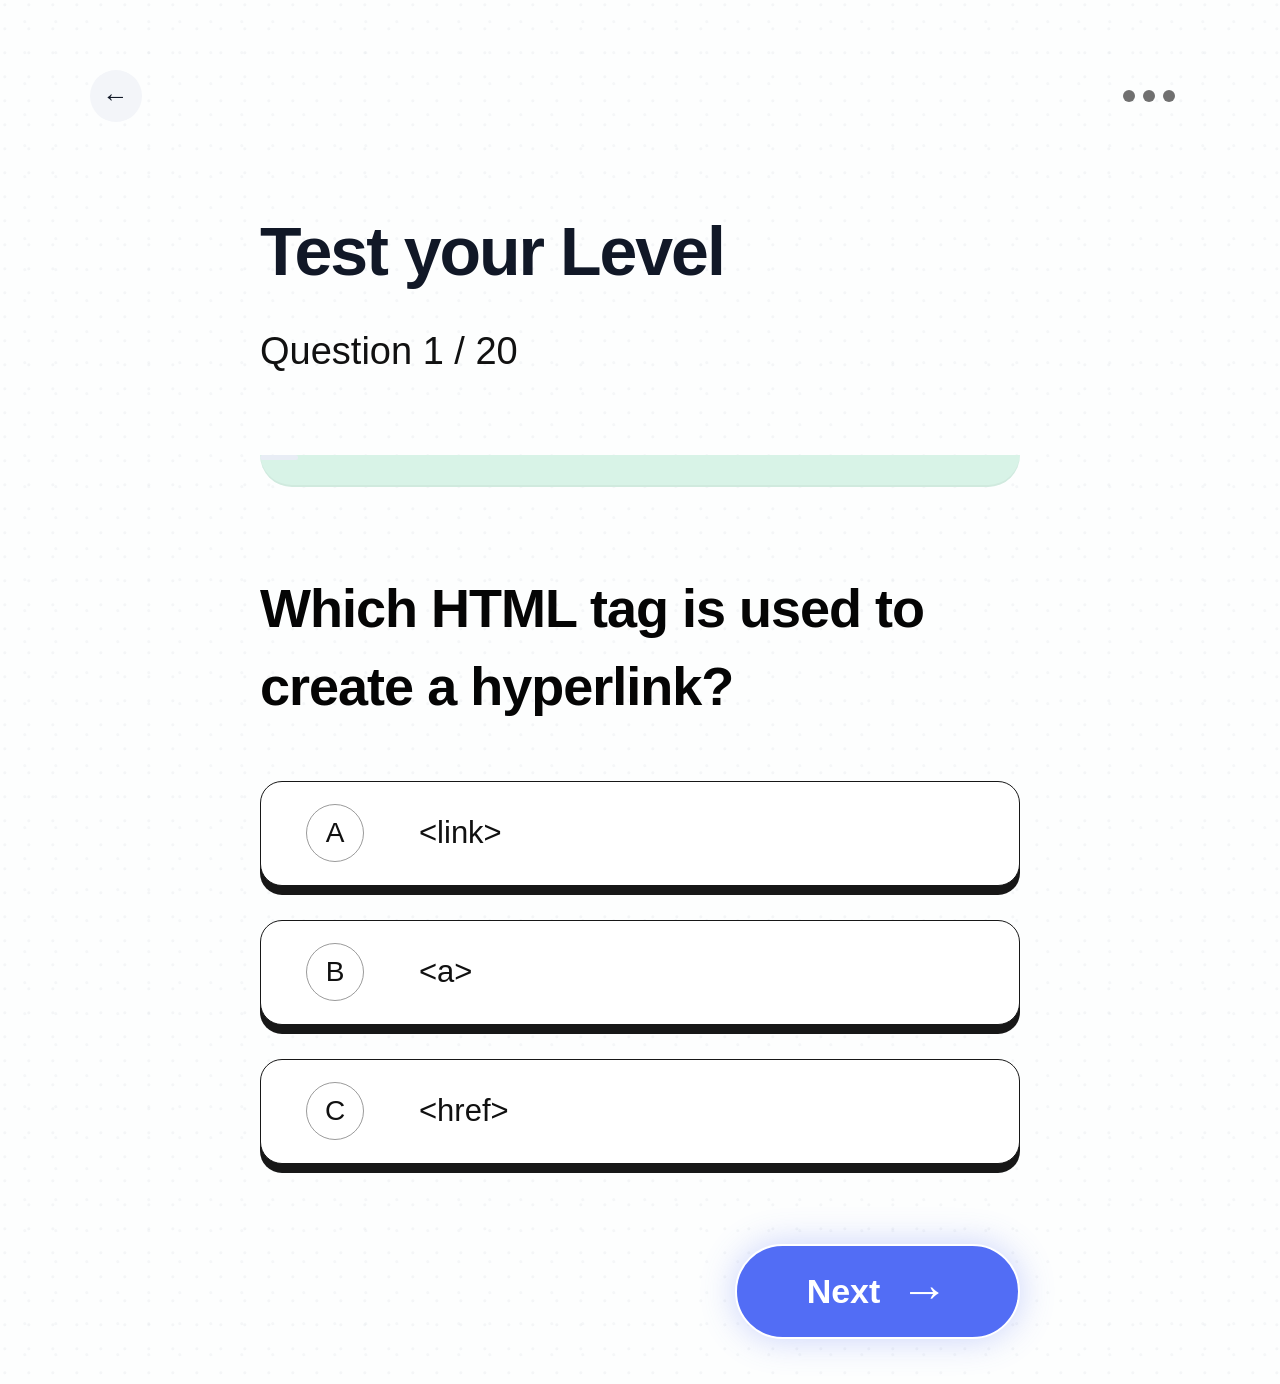
<file: level-test.html>
<!DOCTYPE html>
<html lang="en">

<head>
    <meta charset="UTF-8">
    <meta name="viewport" content="width=device-width, initial-scale=1.0">

    <title>NEXO - Level Test</title>

    <link rel="stylesheet" href="style.css">
</head>

<body>

    <main class="test-page">

        <!-- Top navigation -->
        <div class="test-topbar">

            <button class="back-button" onclick="goBack()">
                <span>←</span>
            </button>

            <div class="test-menu">
                <span></span>
                <span></span>
                <span></span>
            </div>

        </div>


        <!-- Main test -->
        <div class="test-container">

            <h1>Test your Level</h1>

            <p class="question-number" id="question-number">
                Question 1 / 20
            </p>


            <!-- Progress bar -->
            <div class="progress-container">

                <div
                    class="progress-bar"
                    id="progress-bar">
                </div>

            </div>


            <!-- Question -->
            <h2 id="question-text">
                Which HTML tag is used to create a hyperlink?
            </h2>


            <!-- Answers -->
            <div class="answers" id="answers-container">

                <!-- JavaScript will insert answers here -->

            </div>


            <!-- Next button -->
            <button
                class="next-btn"
                id="next-btn"
                onclick="nextQuestion()">

                <span>Next</span>
                <span class="next-arrow">→</span>

            </button>

        </div>


        
    </main>


    <script src="script.js"></script>

</body>

</html>
</file>
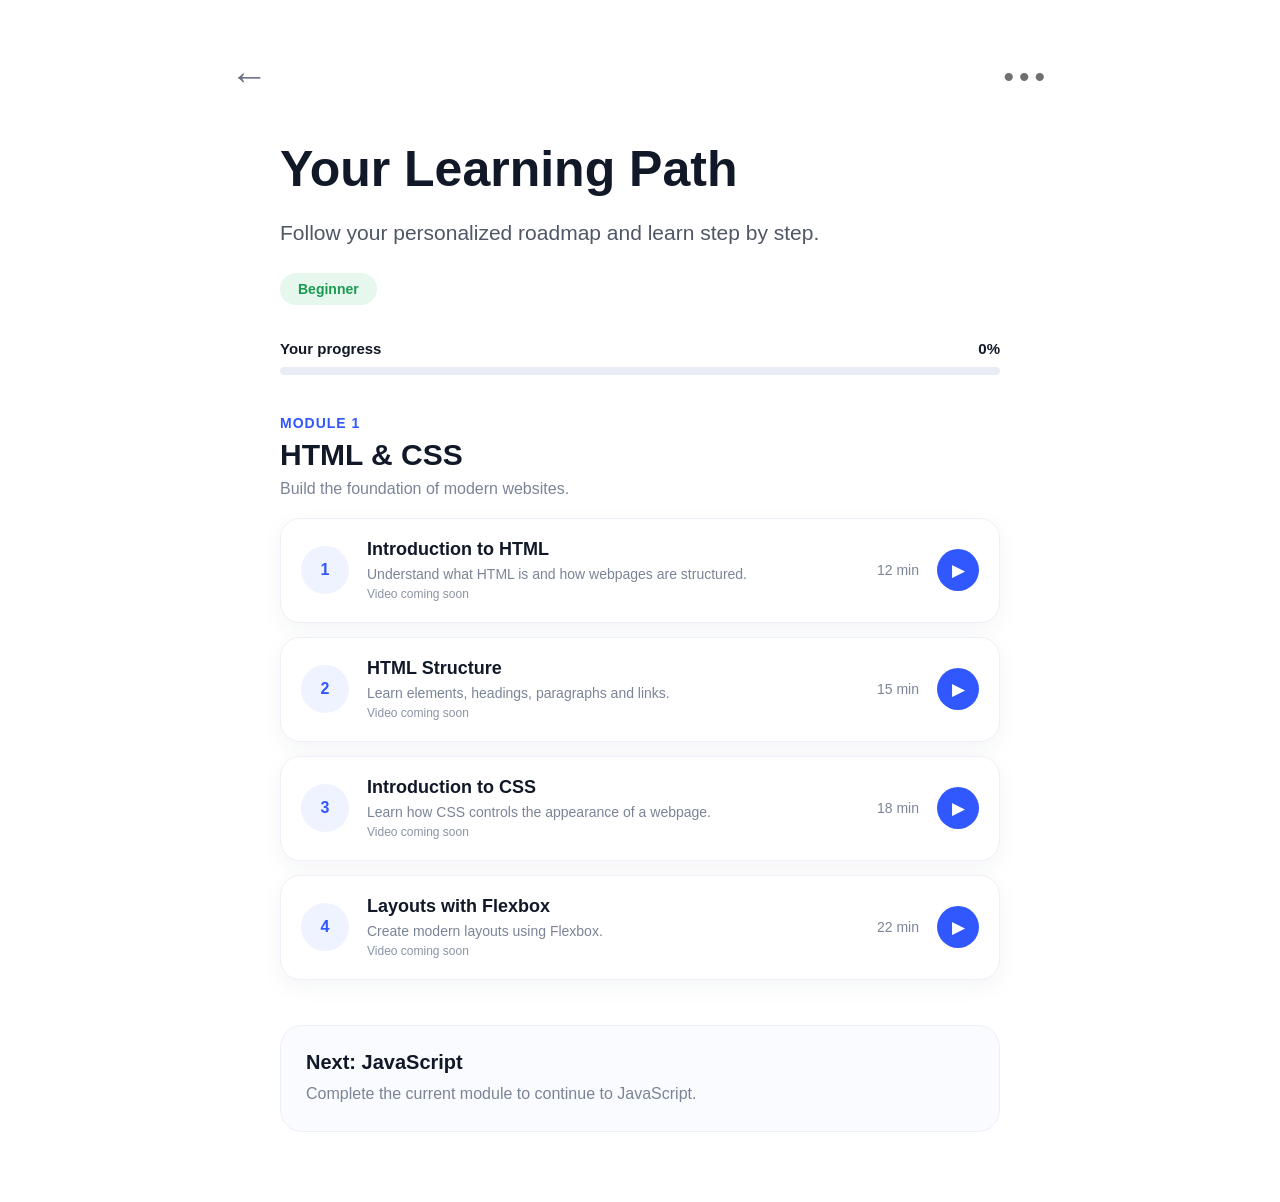
<file: playlist.html>
<!DOCTYPE html>
<html lang="en">

<head>

    <meta charset="UTF-8">

    <meta name="viewport"
          content="width=device-width, initial-scale=1.0">

    <title>NEXO - Your Learning Path</title>


    <style>

        * {
            margin: 0;
            padding: 0;
            box-sizing: border-box;
        }


        body {

            font-family: Arial, sans-serif;

            background: #ffffff;

            color: #111827;

        }


        /* =========================
           PAGE
           ========================= */

        .playlist-page {

            min-height: 100vh;

            max-width: 900px;

            margin: auto;

            padding: 55px 40px 70px;

        }


        /* =========================
           TOP
           ========================= */

        .playlist-top {

            display: flex;

            justify-content: space-between;

            align-items: center;

            margin-bottom: 45px;

        }


        .back-button {

            border: none;

            background: transparent;

            font-size: 38px;

            color: #687083;

            cursor: pointer;

        }


        .dots {

            font-size: 30px;

            letter-spacing: 5px;

            color: #707070;

        }


        /* =========================
           HEADER
           ========================= */

        .playlist-header {

            max-width: 720px;

            margin: auto;

        }


        .playlist-header h1 {

            font-size: 50px;

            line-height: 1.05;

            font-weight: 800;

            margin-bottom: 22px;

        }


        .playlist-header p {

            font-size: 21px;

            line-height: 1.45;

            color: #4f5665;

            margin-bottom: 25px;

        }


        .level-badge {

            display: inline-block;

            padding: 8px 18px;

            border-radius: 30px;

            background: #e6f7ed;

            color: #1a9b50;

            font-size: 14px;

            font-weight: 700;

        }


        /* =========================
           PROGRESS
           ========================= */

        .progress-box {

            max-width: 720px;

            margin: 35px auto;

        }


        .progress-top {

            display: flex;

            justify-content: space-between;

            margin-bottom: 10px;

            font-size: 15px;

            font-weight: 600;

        }


        .progress-bar {

            width: 100%;

            height: 8px;

            background: #e9edf5;

            border-radius: 20px;

            overflow: hidden;

        }


        .progress-fill {

            height: 100%;

            width: 0%;

            background: #3157ff;

            border-radius: 20px;

        }


        /* =========================
           CURRENT MODULE
           ========================= */

        .module {

            max-width: 720px;

            margin: 40px auto;

        }


        .module-header {

            margin-bottom: 20px;

        }


        .module-label {

            color: #3157ff;

            font-size: 14px;

            font-weight: 700;

            text-transform: uppercase;

            letter-spacing: 1px;

        }


        .module-title {

            font-size: 30px;

            margin-top: 7px;

        }


        .module-description {

            margin-top: 8px;

            color: #7b8497;

            font-size: 16px;

        }


        /* =========================
           LESSON
           ========================= */

        .lesson {

            display: flex;

            align-items: center;

            gap: 18px;

            padding: 20px;

            margin-bottom: 14px;

            border: 1px solid #edf0f6;

            border-radius: 20px;

            background: white;

            box-shadow:
                0 7px 22px rgba(30, 50, 100, 0.05);

            cursor: pointer;

            transition: 0.2s;

        }


        .lesson:hover {

            transform: translateY(-2px);

            box-shadow:
                0 10px 28px rgba(30, 50, 100, 0.09);

        }


        .lesson-number {

            width: 48px;

            height: 48px;

            border-radius: 50%;

            background: #eef3ff;

            color: #3157ff;

            display: flex;

            align-items: center;

            justify-content: center;

            font-weight: 700;

            flex-shrink: 0;

        }


        .lesson-info {

            flex: 1;

        }


        .lesson-info h3 {

            font-size: 18px;

            margin-bottom: 6px;

        }


        .lesson-info p {

            color: #7b8497;

            font-size: 14px;

        }


        .lesson-duration {

            color: #7b8497;

            font-size: 14px;

            white-space: nowrap;

        }


        .play {

            width: 42px;

            height: 42px;

            border-radius: 50%;

            background: #3157ff;

            color: white;

            display: flex;

            align-items: center;

            justify-content: center;

            font-size: 17px;

            flex-shrink: 0;

        }


        /* =========================
           VIDEO STATUS
           ========================= */

        .coming-soon {

            display: inline-block;

            margin-top: 5px;

            color: #8a93a5;

            font-size: 12px;

        }


        /* =========================
           OTHER MODULES
           ========================= */

        .next-module {

            max-width: 720px;

            margin: 45px auto 0;

            padding: 25px;

            border: 1px solid #edf0f6;

            border-radius: 22px;

            background: #fafbff;

        }


        .next-module h2 {

            font-size: 20px;

            margin-bottom: 8px;

        }


        .next-module p {

            color: #7b8497;

            line-height: 1.5;

        }


        /* =========================
           MOBILE
           ========================= */

        @media (max-width: 600px) {

            .playlist-page {

                padding: 35px 18px 50px;

            }


            .playlist-header h1 {

                font-size: 39px;

            }


            .playlist-header p {

                font-size: 18px;

            }


            .module-title {

                font-size: 25px;

            }


            .lesson {

                padding: 15px;

                gap: 12px;

            }


            .lesson-number {

                width: 40px;

                height: 40px;

            }


            .lesson-info h3 {

                font-size: 16px;

            }


            .lesson-duration {

                display: none;

            }

        }

    </style>

</head>


<body>


<div class="playlist-page">


    <!-- =========================
         TOP
         ========================= -->

    <div class="playlist-top">

        <button
            class="back-button"
            onclick="goBack()">

            ←

        </button>


        <div class="dots">

            •••

        </div>

    </div>


    <!-- =========================
         HEADER
         ========================= -->

    <div class="playlist-header">

        <h1>
            Your Learning Path
        </h1>


        <p>
            Follow your personalized roadmap
            and learn step by step.
        </p>


        <div
            id="level-badge"
            class="level-badge">

            Beginner

        </div>

    </div>


    <!-- =========================
         PROGRESS
         ========================= -->

    <div class="progress-box">

        <div class="progress-top">

            <span>
                Your progress
            </span>

            <span id="progress-text">
                0%
            </span>

        </div>


        <div class="progress-bar">

            <div
                id="progress-fill"
                class="progress-fill">
            </div>

        </div>

    </div>


    <!-- =========================
         CURRENT MODULE
         ========================= -->

    <div
        id="module-container"
        class="module">

    </div>


    <!-- =========================
         NEXT MODULE
         ========================= -->

    <div
        id="next-module"
        class="next-module">

    </div>


</div>


<script>


    // =====================================================
    // GET USER INFORMATION
    // =====================================================

    const percentage = Number(
        localStorage.getItem(
            "nexoLevelTestPercentage"
        )
    );


    const level =
        localStorage.getItem(
            "nexoUserLevel"
        ) || "Beginner";


    const startIndex = Number(
        localStorage.getItem(
            "nexoRoadmapStart"
        )
    ) || 0;


    // =====================================================
    // ELEMENTS
    // =====================================================

    const levelBadge =
        document.getElementById(
            "level-badge"
        );


    const moduleContainer =
        document.getElementById(
            "module-container"
        );


    const nextModule =
        document.getElementById(
            "next-module"
        );


    const progressText =
        document.getElementById(
            "progress-text"
        );


    const progressFill =
        document.getElementById(
            "progress-fill"
        );


    // =====================================================
    // LEVEL
    // =====================================================

    levelBadge.textContent = level;


    // =====================================================
    // PERSONALIZED MODULES
    // =====================================================

    const modules = [

        {
            title: "HTML & CSS",
            description:
                "Build the foundation of modern websites.",

            lessons: [

                {
                    title: "Introduction to HTML",
                    description:
                        "Understand what HTML is and how webpages are structured.",
                    duration: "12 min"
                },

                {
                    title: "HTML Structure",
                    description:
                        "Learn elements, headings, paragraphs and links.",
                    duration: "15 min"
                },

                {
                    title: "Introduction to CSS",
                    description:
                        "Learn how CSS controls the appearance of a webpage.",
                    duration: "18 min"
                },

                {
                    title: "Layouts with Flexbox",
                    description:
                        "Create modern layouts using Flexbox.",
                    duration: "22 min"
                }

            ]
        },


        {
            title: "JavaScript",
            description:
                "Make your websites interactive and dynamic.",

            lessons: [

                {
                    title: "JavaScript Introduction",
                    description:
                        "Understand JavaScript and how it works in the browser.",
                    duration: "15 min"
                },

                {
                    title: "Variables & Data",
                    description:
                        "Learn variables, strings, numbers and booleans.",
                    duration: "20 min"
                },

                {
                    title: "Conditions & Loops",
                    description:
                        "Learn how to control the flow of your programs.",
                    duration: "24 min"
                },

                {
                    title: "Functions",
                    description:
                        "Create reusable blocks of code.",
                    duration: "20 min"
                }

            ]
        },


        {
            title: "React",
            description:
                "Build modern user interfaces with React.",

            lessons: [

                {
                    title: "Introduction to React",
                    description:
                        "Understand React and component-based development.",
                    duration: "18 min"
                },

                {
                    title: "Components",
                    description:
                        "Build reusable React components.",
                    duration: "22 min"
                },

                {
                    title: "Props & State",
                    description:
                        "Learn how components communicate and manage data.",
                    duration: "25 min"
                },

                {
                    title: "React Hooks",
                    description:
                        "Understand the most important React hooks.",
                    duration: "28 min"
                }

            ]
        },


        {
            title: "Backend (Node.js)",
            description:
                "Learn how the server side of applications works.",

            lessons: [

                {
                    title: "Introduction to Node.js",
                    description:
                        "Understand backend development with Node.js.",
                    duration: "18 min"
                },

                {
                    title: "Building APIs",
                    description:
                        "Create your first backend API.",
                    duration: "25 min"
                },

                {
                    title: "Authentication",
                    description:
                        "Understand login and authentication systems.",
                    duration: "30 min"
                }

            ]
        },


        {
            title: "Projects",
            description:
                "Put everything together and build real projects.",

            lessons: [

                {
                    title: "Choose Your Project",
                    description:
                        "Define your idea and project goals.",
                    duration: "10 min"
                },

                {
                    title: "Build Your Project",
                    description:
                        "Turn your knowledge into a complete project.",
                    duration: "—"
                },

                {
                    title: "Showcase Your Work",
                    description:
                        "Prepare your project for your portfolio.",
                    duration: "—"
                }

            ]
        }

    ];


    // =====================================================
    // GET CURRENT MODULE
    // =====================================================

    let currentModuleIndex = startIndex;


    if (
        currentModuleIndex < 0 ||
        currentModuleIndex >= modules.length
    ) {

        currentModuleIndex = 0;

    }


    const currentModule =
        modules[currentModuleIndex];


    // =====================================================
    // DISPLAY MODULE
    // =====================================================

    moduleContainer.innerHTML = `

        <div class="module-header">

            <div class="module-label">
                Module ${currentModuleIndex + 1}
            </div>

            <h2 class="module-title">
                ${currentModule.title}
            </h2>

            <p class="module-description">
                ${currentModule.description}
            </p>

        </div>

    `;


    // =====================================================
    // DISPLAY LESSONS
    // =====================================================

    currentModule.lessons.forEach(
        function(lesson, index) {


            const lessonElement =
                document.createElement("div");


            lessonElement.className =
                "lesson";


            lessonElement.innerHTML = `

                <div class="lesson-number">

                    ${index + 1}

                </div>


                <div class="lesson-info">

                    <h3>
                        ${lesson.title}
                    </h3>

                    <p>
                        ${lesson.description}
                    </p>

                    <span class="coming-soon">
                        Video coming soon
                    </span>

                </div>


                <div class="lesson-duration">

                    ${lesson.duration}

                </div>


                <div class="play">

                    ▶

                </div>

            `;


            lessonElement.onclick =
                function() {

                    openLesson(
                        currentModuleIndex,
                        index
                    );

                };


            moduleContainer.appendChild(
                lessonElement
            );

        }
    );


    // =====================================================
    // NEXT MODULE
    // =====================================================

    if (
        currentModuleIndex <
        modules.length - 1
    ) {

        const next =
            modules[
                currentModuleIndex + 1
            ];


        nextModule.innerHTML = `

            <h2>
                Next: ${next.title}
            </h2>

            <p>
                Complete the current module
                to continue to ${next.title}.
            </p>

        `;

    }

    else {

        nextModule.innerHTML = `

            <h2>
                🎉 You've reached the end
            </h2>

            <p>
                Complete these projects and
                showcase what you've learned.
            </p>

        `;

    }


    // =====================================================
    // PROGRESS
    // =====================================================

    const progress =
        Math.round(
            (currentModuleIndex /
            (modules.length - 1)) * 100
        );


    progressText.textContent =
        progress + "%";


    progressFill.style.width =
        progress + "%";


    // =====================================================
    // OPEN LESSON
    // =====================================================

    function openLesson(
        moduleIndex,
        lessonIndex
    ) {

        localStorage.setItem(
            "nexoCurrentModule",
            moduleIndex
        );


        localStorage.setItem(
            "nexoCurrentLesson",
            lessonIndex
        );


        window.location.href =
            "video.html";

    }


    // =====================================================
    // BACK
    // =====================================================

    function goBack() {

        window.history.back();

    }


</script>


</body>

</html>
</file>
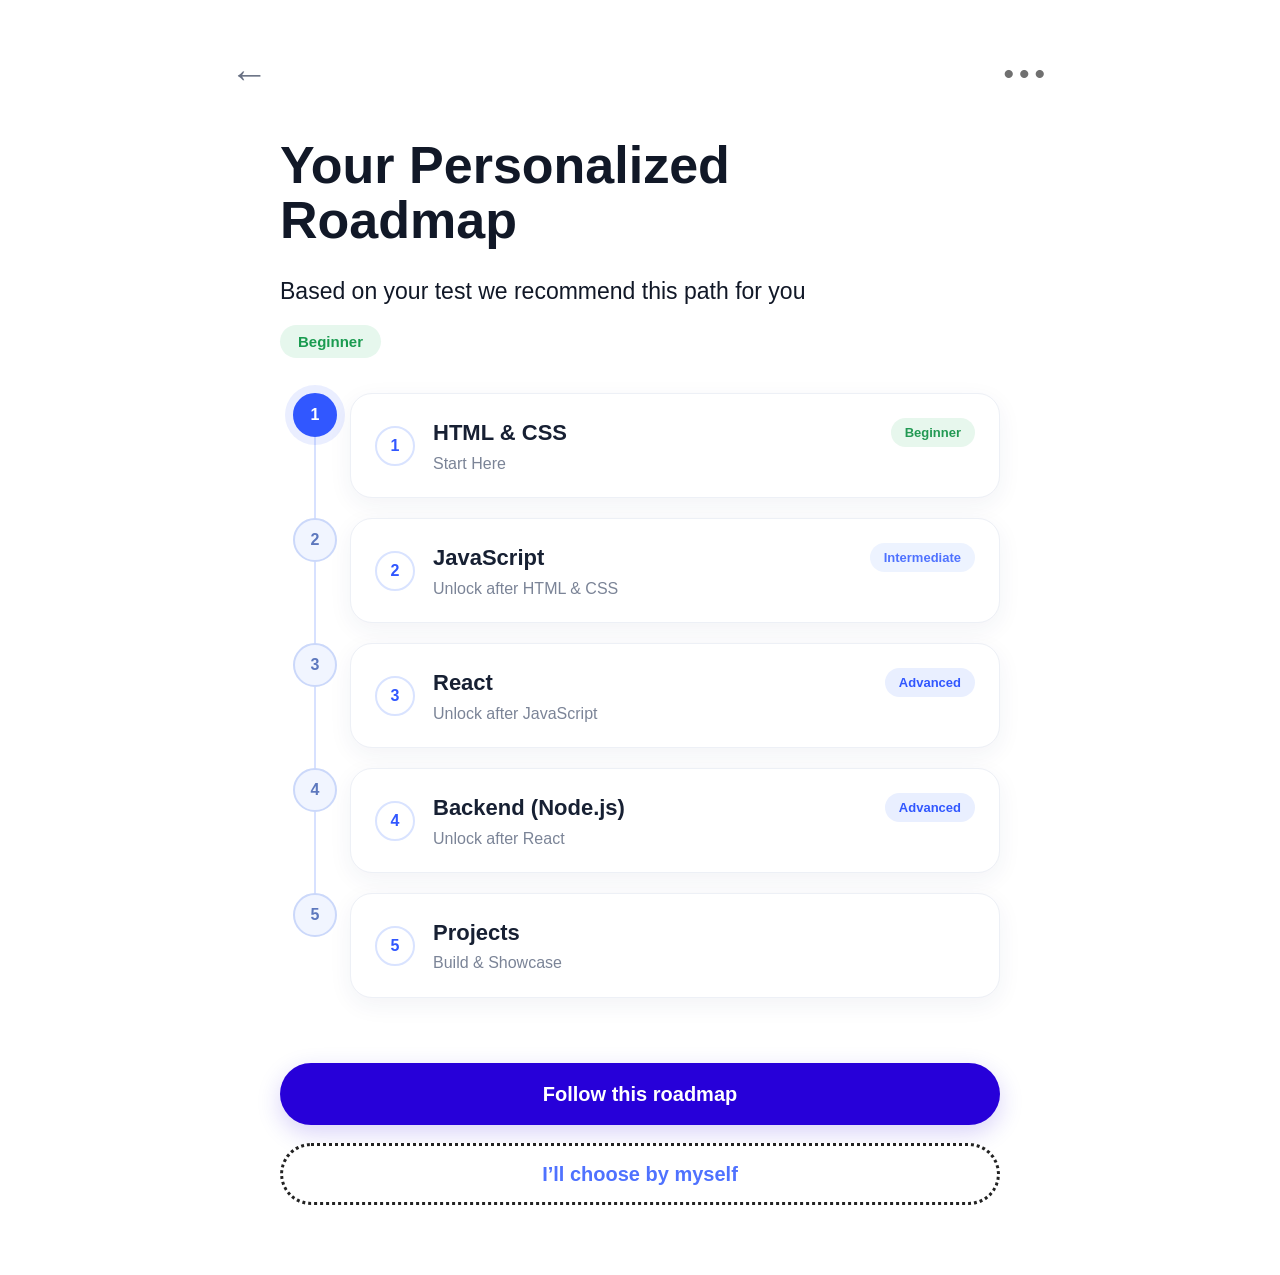
<file: roadmap.html>
<!DOCTYPE html>
<html lang="en">

<head>

    <meta charset="UTF-8">

    <meta name="viewport"
          content="width=device-width, initial-scale=1.0">

    <title>NEXO - Your Personalized Roadmap</title>


    <style>

        * {
            margin: 0;
            padding: 0;
            box-sizing: border-box;
        }


        body {

            font-family: Arial, sans-serif;

            background: #ffffff;

            color: #111827;

        }


        .roadmap-page {

            min-height: 100vh;

            width: 100%;

            max-width: 900px;

            margin: auto;

            padding: 55px 40px 70px;

        }


        /* =========================
           TOP BAR
           ========================= */

        .roadmap-top {

            display: flex;

            justify-content: space-between;

            align-items: center;

            margin-bottom: 45px;

        }


        .back-button {

            border: none;

            background: transparent;

            font-size: 38px;

            color: #687083;

            cursor: pointer;

            line-height: 1;

        }


        .dots {

            font-size: 30px;

            letter-spacing: 5px;

            color: #707070;

        }


        /* =========================
           TITLE
           ========================= */

        .roadmap-header {

            max-width: 720px;

            margin: auto;

        }


        .roadmap-header h1 {

            font-size: 52px;

            line-height: 1.05;

            font-weight: 800;

            margin-bottom: 28px;

        }


        .roadmap-header p {

            font-size: 23px;

            line-height: 1.4;

            max-width: 600px;

            margin-bottom: 18px;

        }


        .level-badge {

            display: inline-block;

            padding: 8px 18px;

            border-radius: 30px;

            background: #e6f7ed;

            color: #1a9b50;

            font-weight: 700;

            font-size: 15px;

            margin-bottom: 35px;

        }


        /* =========================
           ROADMAP
           ========================= */

        #roadmap {

            width: 100%;

            max-width: 720px;

            margin: 0 auto 45px;

        }


        .roadmap-item {

            display: grid;

            grid-template-columns: 70px 1fr;

            min-height: 125px;

        }


        /* =========================
           TIMELINE
           ========================= */

        .timeline {

            position: relative;

            display: flex;

            justify-content: center;

        }


        .timeline::after {

            content: "";

            position: absolute;

            top: 44px;

            bottom: -10px;

            width: 2px;

            background: #d7e1ff;

        }


        .roadmap-item:last-child
        .timeline::after {

            display: none;

        }


        .circle {

            width: 44px;

            height: 44px;

            border-radius: 50%;

            background: #f1f5ff;

            border: 2px solid #cbd8fa;

            color: #5d78be;

            display: flex;

            align-items: center;

            justify-content: center;

            font-size: 16px;

            font-weight: 700;

            position: relative;

            z-index: 2;

        }


        .current .circle {

            background: #3157ff;

            border-color: #3157ff;

            color: white;

            box-shadow:
                0 0 0 8px rgba(49, 87, 255, 0.10);

        }


        .completed .circle {

            background: #3157ff;

            border-color: #3157ff;

            color: white;

        }


        /* =========================
           CARD
           ========================= */

        .roadmap-card {

            background: white;

            border: 1px solid #edf0f6;

            border-radius: 22px;

            min-height: 105px;

            padding: 20px 24px;

            margin-bottom: 20px;

            display: flex;

            align-items: center;

            gap: 18px;

            box-shadow:
                0 7px 25px rgba(30, 50, 100, 0.06);

        }


        .card-number {

            width: 40px;

            height: 40px;

            border-radius: 50%;

            border: 2px solid #d9e3ff;

            display: flex;

            align-items: center;

            justify-content: center;

            color: #3157ff;

            font-weight: 700;

            flex-shrink: 0;

        }


        .card-content {

            flex: 1;

        }


        .title-row {

            display: flex;

            align-items: center;

            justify-content: space-between;

            gap: 15px;

        }


        .title-row h2 {

            font-size: 22px;

            color: #172033;

        }


        .description {

            margin-top: 8px;

            color: #7b8497;

            font-size: 16px;

        }


        /* =========================
           BADGES
           ========================= */

        .badge {

            padding: 7px 14px;

            border-radius: 30px;

            background: #e7f7ed;

            color: #229953;

            font-size: 13px;

            font-weight: 700;

            white-space: nowrap;

        }


        .badge.intermediate {

            background: #edf3ff;

            color: #4f72ff;

        }


        .badge.advanced {

            background: #e9efff;

            color: #3157ff;

        }


        /* =========================
           BUTTONS
           ========================= */

        .roadmap-buttons {

            max-width: 720px;

            margin: auto;

        }


        .follow-button {

            width: 100%;

            height: 62px;

            border: none;

            border-radius: 40px;

            background: #2700d9;

            color: white;

            font-size: 20px;

            font-weight: 700;

            cursor: pointer;

            box-shadow:
                0 8px 25px rgba(39, 0, 217, 0.18);

            margin-bottom: 18px;

        }


        .choose-button {

            width: 100%;

            height: 62px;

            border-radius: 40px;

            background: white;

            border: 3px dotted #222;

            color: #4f72ff;

            font-size: 20px;

            font-weight: 700;

            cursor: pointer;

        }


        /* =========================
           MOBILE
           ========================= */

        @media (max-width: 600px) {

            .roadmap-page {

                padding: 35px 18px 50px;

            }


            .roadmap-header h1 {

                font-size: 39px;

            }


            .roadmap-header p {

                font-size: 18px;

            }


            .roadmap-item {

                grid-template-columns: 48px 1fr;

            }


            .circle {

                width: 36px;

                height: 36px;

                font-size: 14px;

            }


            .roadmap-card {

                padding: 16px;

                border-radius: 18px;

            }


            .title-row {

                align-items: flex-start;

                flex-direction: column;

                gap: 8px;

            }


            .title-row h2 {

                font-size: 18px;

            }


            .description {

                font-size: 14px;

            }

        }

    </style>

</head>


<body>


<div class="roadmap-page">


    <!-- =========================
         TOP
         ========================= -->

    <div class="roadmap-top">

        <button
            class="back-button"
            onclick="goBack()">

            ←

        </button>


        <div class="dots">

            •••

        </div>

    </div>


    <!-- =========================
         HEADER
         ========================= -->

    <div class="roadmap-header">

        <h1>
            Your Personalized<br>
            Roadmap
        </h1>


        <p>
            Based on your test we recommend
            this path for you
        </p>


        <div
            id="level-text"
            class="level-badge">

            Beginner

        </div>

    </div>


    <!-- =========================
         ROADMAP
         ========================= -->

    <div id="roadmap"></div>


    <!-- =========================
         BUTTONS
         ========================= -->

    <div class="roadmap-buttons">

        <button
            class="follow-button"
            onclick="followRoadmap()">

            Follow this roadmap

        </button>


        <button
            class="choose-button"
            onclick="chooseMyself()">

            I’ll choose by myself

        </button>

    </div>


</div>


<script>

    // =====================================================
    // GET SCORE FROM LEVEL TEST
    // =====================================================

    const score = Number(
        localStorage.getItem("nexoLevelTestScore")
    );


    const percentage = Number(
        localStorage.getItem("nexoLevelTestPercentage")
    );


    // =====================================================
    // ELEMENTS
    // =====================================================

    const roadmap =
        document.getElementById("roadmap");


    const levelText =
        document.getElementById("level-text");


    // =====================================================
    // DETERMINE LEVEL
    // =====================================================

    let level = "Beginner";


    if (percentage >= 70) {

        level = "Advanced";

    }

    else if (percentage >= 40) {

        level = "Intermediate";

    }


    levelText.textContent = level;


    // =====================================================
    // ROADMAP DATA
    // =====================================================

    const roadmapData = [

        {
            title: "HTML & CSS",
            description: "Start Here",
            badge: "Beginner"
        },

        {
            title: "JavaScript",
            description: "Unlock after HTML & CSS",
            badge: "Intermediate"
        },

        {
            title: "React",
            description: "Unlock after JavaScript",
            badge: "Advanced"
        },

        {
            title: "Backend (Node.js)",
            description: "Unlock after React",
            badge: "Advanced"
        },

        {
            title: "Projects",
            description: "Build & Showcase",
            badge: ""
        }

    ];


    // =====================================================
    // DETERMINE STARTING POINT FROM SCORE
    // =====================================================

    let startIndex = 0;


    if (percentage >= 90) {

        startIndex = 4;

    }

    else if (percentage >= 75) {

        startIndex = 3;

    }

    else if (percentage >= 55) {

        startIndex = 2;

    }

    else if (percentage >= 35) {

        startIndex = 1;

    }

    else {

        startIndex = 0;

    }


    // =====================================================
    // DISPLAY ROADMAP
    // =====================================================

    roadmap.innerHTML = "";


    roadmapData.forEach(function(item, index) {


        let state = "locked";

        let description = item.description;


        // CURRENT STEP

        if (index === startIndex) {

            state = "current";

            description = "Start Here";

        }


        // COMPLETED STEPS

        else if (index < startIndex) {

            state = "completed";

            description = "Already covered";

        }


        // FUTURE STEPS

        else {

            state = "locked";

        }


        // BADGE CLASS

        let badgeClass = "";


        if (item.badge === "Intermediate") {

            badgeClass = "intermediate";

        }


        if (item.badge === "Advanced") {

            badgeClass = "advanced";

        }


        // CREATE ITEM

        const element =
            document.createElement("div");


        element.className =
            "roadmap-item " + state;


        element.innerHTML = `

            <div class="timeline">

                <div class="circle">

                    ${index + 1}

                </div>

            </div>


            <div class="roadmap-card">

                <div class="card-number">

                    ${index + 1}

                </div>


                <div class="card-content">

                    <div class="title-row">

                        <h2>
                            ${item.title}
                        </h2>


                        ${
                            item.badge
                            ?
                            `<span class="badge ${badgeClass}">
                                ${item.badge}
                            </span>`
                            :
                            ""
                        }

                    </div>


                    <p class="description">

                        ${description}

                    </p>

                </div>

            </div>

        `;


        roadmap.appendChild(element);

    });


    // =====================================================
    // BUTTON FUNCTIONS
    // =====================================================

    function goBack() {

        window.history.back();

    }


    function followRoadmap() {

    window.location.href = "playlist.html";

}


    function chooseMyself() {

        alert(
            "You can choose your own learning path."
        );

    }


</script>


</body>

</html>
</file>
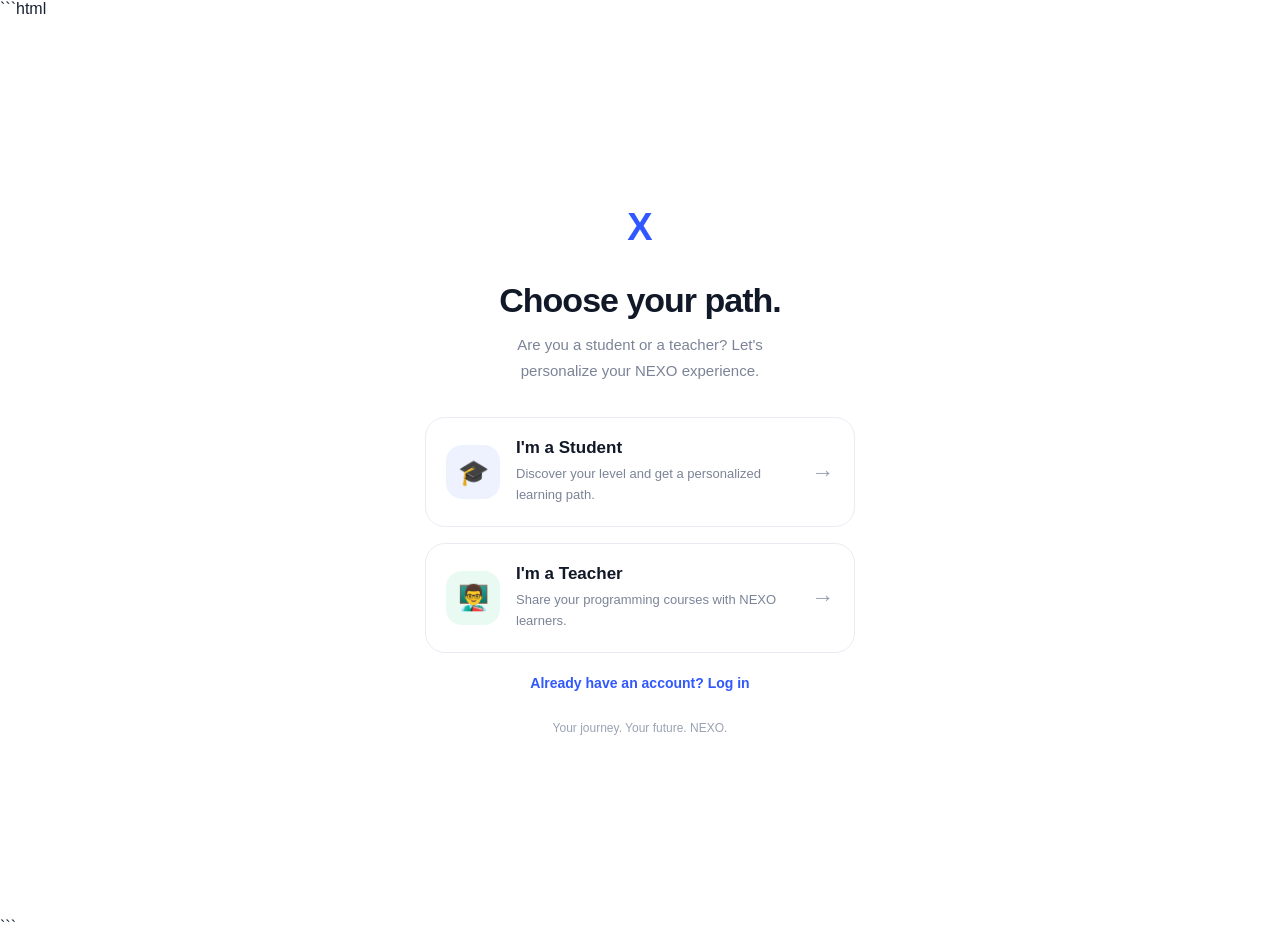
<file: role-selection.html>
```html
<!DOCTYPE html>
<html lang="en">
<head>
    <meta charset="UTF-8">
    <meta name="viewport" content="width=device-width, initial-scale=1.0">
    <title>NEXO — Choose Your Role</title>
    <link rel="stylesheet" href="style.css">

    <style>
        .role-page {
            min-height: 100vh;
            display: flex;
            align-items: center;
            justify-content: center;
            padding: 28px 20px;
            background: #fff;
            font-family: inherit;
            overflow: hidden;
        }

        .role-container {
            width: 100%;
            max-width: 430px;
            text-align: center;
            animation: roleAppear .7s ease both;
        }

        .role-logo {
            width: 52px;
            height: 52px;
            margin: 0 auto 28px;
            display: flex;
            align-items: center;
            justify-content: center;
            color: #3157ff;
            font-size: 38px;
            font-weight: 800;
            animation: logoFloat 3s ease-in-out infinite;
        }

        .role-container h1 {
            color: #111827;
            font-size: clamp(27px, 6vw, 34px);
            letter-spacing: -1px;
            margin: 0 0 12px;
        }

        .role-subtitle {
            color: #7b8497;
            font-size: 15px;
            line-height: 1.7;
            margin: 0 auto 34px;
            max-width: 320px;
        }

        .role-options {
            display: grid;
            gap: 16px;
            text-align: left;
        }

        .role-card {
            width: 100%;
            display: flex;
            align-items: center;
            gap: 16px;
            padding: 20px;
            background: #fff;
            border: 1px solid #e8ebf2;
            border-radius: 20px;
            cursor: pointer;
            text-align: left;
            color: #111827;
            transition: transform .25s ease,
                        border-color .25s ease,
                        box-shadow .25s ease;
        }

        .role-card:hover {
            transform: translateY(-4px);
            border-color: #3157ff;
            box-shadow: 0 12px 32px rgba(49, 87, 255, .10);
        }

        .role-card:active {
            transform: scale(.98);
        }

        .role-icon {
            flex-shrink: 0;
            width: 54px;
            height: 54px;
            display: flex;
            align-items: center;
            justify-content: center;
            border-radius: 16px;
            font-size: 25px;
        }

        .student-icon {
            color: #3157ff;
            background: #eef2ff;
        }

        .teacher-icon {
            color: #009966;
            background: #e9faf2;
        }

        .role-info {
            flex: 1;
        }

        .role-info h2 {
            font-size: 17px;
            margin: 0 0 6px;
            font-weight: 700;
        }

        .role-info p {
            font-size: 13px;
            line-height: 1.6;
            color: #7b8497;
            margin: 0;
        }

        .role-arrow {
            color: #9aa3b4;
            font-size: 23px;
            transition: transform .25s ease;
        }

        .role-card:hover .role-arrow {
            color: #3157ff;
            transform: translateX(4px);
        }

        .role-footer {
            margin-top: 30px;
            color: #9aa3b4;
            font-size: 12px;
        }

        .role-back {
            display: inline-block;
            margin-top: 22px;
            color: #3157ff;
            text-decoration: none;
            font-size: 14px;
            font-weight: 600;
        }

        .role-back:hover {
            opacity: .7;
        }

        @keyframes roleAppear {
            from { opacity: 0; transform: translateY(15px); }
            to { opacity: 1; transform: translateY(0); }
        }

        @keyframes logoFloat {
            0%, 100% { transform: translateY(0); }
            50% { transform: translateY(-5px); }
        }

        @media (max-width: 380px) {
            .role-card { padding: 15px; gap: 12px; }
            .role-icon { width: 46px; height: 46px; }
            .role-info h2 { font-size: 16px; }
            .role-info p { font-size: 12px; }
        }

        @media (prefers-reduced-motion: reduce) {
            .role-container, .role-logo { animation: none; }
            .role-card, .role-arrow { transition: none; }
        }
    </style>
</head>

<body>
    <main class="role-page">
        <section class="role-container">

            <div class="role-logo" aria-label="NEXO logo">X</div>

            <h1>Choose your path.</h1>

            <p class="role-subtitle">
                Are you a student or a teacher?
                Let's personalize your NEXO experience.
            </p>

            <div class="role-options">

                <button class="role-card" type="button"
                        onclick="chooseRole('student')">
                    <span class="role-icon student-icon">🎓</span>

                    <span class="role-info">
                        <h2>I'm a Student</h2>
                        <p>Discover your level and get a personalized learning path.</p>
                    </span>

                    <span class="role-arrow" aria-hidden="true">→</span>
                </button>

                <button class="role-card" type="button"
                        onclick="chooseRole('teacher')">
                    <span class="role-icon teacher-icon">👨‍🏫</span>

                    <span class="role-info">
                        <h2>I'm a Teacher</h2>
                        <p>Share your programming courses with NEXO learners.</p>
                    </span>

                    <span class="role-arrow" aria-hidden="true">→</span>
                </button>

            </div>

            <a href="login.html" class="role-back">
                Already have an account? Log in
            </a>

            <p class="role-footer">Your journey. Your future. NEXO.</p>

        </section>
    </main>

    <script>
        function chooseRole(role) {
            if (role === "student") {
                window.location.href = "./level-test.html";
            } else if (role === "teacher") {
                window.location.href = "./teacher-form.html";
            }
        }
    </script>
</body>
</html>
```
</file>
<file: style.css>
/* =========================================================
   NEXO - GLOBAL
   ========================================================= */

* {
    margin: 0;
    padding: 0;
    box-sizing: border-box;
}

:root {
    --blue: #3157ff;
    --blue-dark: #2446dc;
    --navy: #111827;
    --text: #172033;
    --muted: #7b8497;
    --border: #e5e9f2;
    --white: #ffffff;
}

body {
    font-family: Arial, Helvetica, sans-serif;
    background: #ffffff;
    color: var(--text);
}


/* =========================================================
   NEXO - HOME PAGE
   ========================================================= */

.welcome-page {
    min-height: 100vh;

    display: flex;
    justify-content: center;
    align-items: center;

    padding: 40px 20px;

    background: #ffffff;
}

.welcome-content {
    width: 100%;
    max-width: 450px;

    text-align: center;
}

.welcome-content h1 {
    font-size: 48px;
    line-height: 1.1;
    font-weight: 700;

    margin-bottom: 18px;
}

.tagline {
    font-size: 18px;
    color: #64748b;

    margin-bottom: 40px;
}

.auth-buttons {
    display: flex;
    flex-direction: column;
    gap: 14px;
}

.btn {
    width: 100%;

    padding: 16px;

    border-radius: 12px;

    font-size: 16px;
    font-weight: 600;

    cursor: pointer;

    transition: 0.2s ease;
}

.signup-btn {
    background: var(--blue);
    color: white;

    border: 2px solid var(--blue);
}

.login-btn {
    background: white;
    color: var(--blue);

    border: 2px solid var(--blue);
}

.btn:hover {
    transform: translateY(-2px);
}

.auth-buttons a {
    text-decoration: none;
    display: block;
    text-align: center;
}

.continue-text {
    margin: 30px 0 18px;

    color: #94a3b8;

    font-size: 14px;
}

.social-buttons {
    display: flex;
    gap: 12px;
}

.social-btn {
    flex: 1;

    padding: 14px;

    background: white;

    border: 1px solid #cbd5e1;

    border-radius: 10px;

    cursor: pointer;

    font-size: 15px;
}

.social-btn:hover {
    background: #f8fafc;
}


/* =========================================================
   AUTH PAGES - SIGN UP / LOGIN
   ========================================================= */

.auth-page {
    min-height: 100vh;

    position: relative;

    overflow: hidden;

    display: flex;
    align-items: center;
    justify-content: center;

    padding: 50px 7%;

    background:
        radial-gradient(
            circle at 10% 20%,
            rgba(49, 87, 255, 0.08),
            transparent 28%
        ),
        radial-gradient(
            circle at 90% 80%,
            rgba(75, 210, 180, 0.10),
            transparent 30%
        ),
        linear-gradient(
            135deg,
            #ffffff 0%,
            #f8faff 50%,
            #ffffff 100%
        );
}


/* Decorative background */

.auth-glow {
    position: absolute;

    border-radius: 50%;

    pointer-events: none;

    filter: blur(5px);
}

.auth-glow-one {
    width: 420px;
    height: 420px;

    top: -220px;
    right: -130px;

    background: rgba(49, 87, 255, 0.07);
}

.auth-glow-two {
    width: 350px;
    height: 350px;

    bottom: -200px;
    left: -120px;

    background: rgba(75, 210, 180, 0.08);
}


/* Main auth layout */

.auth-layout {
    width: 100%;
    max-width: 1180px;

    display: grid;

    grid-template-columns: 1fr 470px;

    gap: 90px;

    align-items: center;

    position: relative;

    z-index: 2;
}


/* =========================================================
   LEFT SIDE
   ========================================================= */

.auth-intro {
    min-height: 620px;

    display: flex;
    flex-direction: column;

    justify-content: space-between;

    padding: 15px 0;
}


/* Logo */

.nexo-logo {
    display: inline-flex;

    width: fit-content;

    text-decoration: none;
}

.nexo-logo img {
    width: 115px;
    height: auto;

    display: block;

    object-fit: contain;
}


/* Intro */

.intro-content {
    max-width: 650px;
}

.eyebrow {
    font-size: 13px;

    font-weight: 700;

    letter-spacing: 2.5px;

    color: var(--blue);

    margin-bottom: 18px;
}

.intro-content h1 {
    font-size: clamp(48px, 6vw, 78px);

    line-height: 0.98;

    letter-spacing: -3px;

    color: var(--navy);

    margin-bottom: 28px;
}

.intro-content h1 span {
    color: var(--blue);
}

.intro-text {
    max-width: 570px;

    font-size: 18px;

    line-height: 1.7;

    color: var(--muted);
}


/* Bottom navigation words */

.intro-footer {
    display: flex;

    gap: 14px;

    font-size: 14px;

    font-weight: 600;

    color: #9aa3b5;

    letter-spacing: 1px;
}


/* =========================================================
   AUTH CARD
   ========================================================= */

.auth-card {
    width: 100%;

    background: rgba(255, 255, 255, 0.94);

    border: 1px solid rgba(225, 230, 240, 0.9);

    border-radius: 28px;

    padding: 42px;

    box-shadow:
        0 30px 80px rgba(20, 35, 70, 0.08),
        0 8px 25px rgba(20, 35, 70, 0.04);

    backdrop-filter: blur(12px);
}


/* =========================================================
   AUTH CARD HEADER
   ========================================================= */

.card-header {
    display: flex;

    align-items: center;

    gap: 15px;

    margin-bottom: 30px;
}

.card-icon {
    width: 48px;
    height: 48px;

    display: flex;
    align-items: center;
    justify-content: center;

    border-radius: 14px;

    background: #eef2ff;

    color: var(--blue);

    font-size: 22px;
}

.card-header h2 {
    font-size: 27px;

    line-height: 1.2;

    color: var(--navy);

    margin-bottom: 6px;
}

.card-header p {
    color: var(--muted);

    font-size: 14px;
}


/* =========================================================
   FORMS
   ========================================================= */

#signup-form,
#login-form {
    display: flex;

    flex-direction: column;

    gap: 18px;
}

.input-group {
    display: flex;

    flex-direction: column;

    gap: 8px;
}

.input-group label {
    font-size: 14px;

    font-weight: 600;

    color: #343d50;
}

.input-group input {
    width: 100%;

    height: 52px;

    padding: 0 16px;

    border: 1px solid var(--border);

    border-radius: 12px;

    background: #fbfcff;

    color: var(--text);

    font-size: 15px;

    outline: none;

    transition: all 0.2s ease;
}

.input-group input::placeholder {
    color: #aab1bf;
}

.input-group input:focus {
    background: #ffffff;

    border-color: var(--blue);

    box-shadow:
        0 0 0 4px rgba(49, 87, 255, 0.08);
}


/* =========================================================
   LOGIN / SIGNUP INPUTS
   ========================================================= */

.auth-container input {
    width: 100%;

    padding: 15px;

    border: 1px solid var(--border);

    border-radius: 12px;

    font-size: 16px;

    outline: none;
}

.auth-container input:focus {
    border-color: var(--blue);

    box-shadow:
        0 0 0 4px rgba(49, 87, 255, 0.08);
}


/* =========================================================
   BUTTONS
   ========================================================= */

#signup-form .signup-btn,
#login-form .signup-btn {
    width: 100%;

    min-height: 56px;

    margin-top: 5px;

    border: none;

    border-radius: 14px;

    background: var(--blue);

    color: white;

    font-size: 15px;

    font-weight: 700;

    display: flex;

    align-items: center;

    justify-content: center;

    gap: 12px;

    cursor: pointer;

    transition: all 0.25s ease;

    box-shadow:
        0 12px 25px rgba(49, 87, 255, 0.20);
}

#signup-form .signup-btn:hover,
#login-form .signup-btn:hover {
    background: var(--blue-dark);

    transform: translateY(-2px);

    box-shadow:
        0 16px 30px rgba(49, 87, 255, 0.25);
}

.button-arrow {
    font-size: 19px;
}


/* =========================================================
   AUTH MESSAGES
   ========================================================= */

.auth-message {
    min-height: 22px;

    margin-top: 15px;

    text-align: center;

    font-size: 14px;
}


/* =========================================================
   AUTH FOOTER
   ========================================================= */

.auth-footer {
    text-align: center;

    margin-top: 24px;

    color: var(--muted);

    font-size: 14px;
}

.auth-footer a {
    color: var(--blue);

    font-weight: 600;

    text-decoration: none;
}

.auth-footer a:hover {
    text-decoration: underline;
}


/* Back link */

.back-link {
    display: block;

    width: fit-content;

    margin: 22px auto 0;

    color: #8b94a6;

    font-size: 13px;

    text-decoration: none;
}

.back-link:hover {
    color: var(--blue);
}


/* =========================================================
   LOGIN SOCIAL BUTTONS
   ========================================================= */

.divider {
    display: flex;

    align-items: center;

    gap: 12px;

    margin: 25px 0 18px;

    color: #a0a8b8;

    font-size: 13px;
}

.divider::before,
.divider::after {
    content: "";

    height: 1px;

    flex: 1;

    background: #e5e9f2;
}


/* =========================================================
   RESPONSIVE
   ========================================================= */

@media (max-width: 950px) {

    .auth-layout {
        grid-template-columns: 1fr;

        max-width: 520px;

        gap: 40px;
    }

    .auth-intro {
        min-height: auto;

        text-align: center;

        align-items: center;

        gap: 35px;
    }

    .intro-content {
        max-width: 520px;
    }

    .intro-content h1 {
        font-size: 55px;

        letter-spacing: -2px;
    }

    .intro-text {
        margin: auto;
    }
}


@media (max-width: 600px) {

    .auth-page {
        padding: 30px 18px;
    }

    .nexo-logo img {
        width: 90px;
    }

    .intro-content h1 {
        font-size: 42px;

        line-height: 1;
    }

    .intro-text {
        font-size: 16px;
    }

    .auth-card {
        padding: 28px 22px;

        border-radius: 22px;
    }

    .card-header h2 {
        font-size: 23px;
    }

    .intro-footer {
        font-size: 12px;
    }
}
/* =========================================================
   NEXO - LEVEL TEST
   ========================================================= */

.test-page {
    min-height: 100vh;

    position: relative;

    padding: 70px 7% 45px;

    background:
        radial-gradient(
            circle at 20% 20%,
            rgba(220, 225, 230, 0.28) 0 1px,
            transparent 2px
        ),
        radial-gradient(
            circle at 80% 70%,
            rgba(220, 225, 230, 0.25) 0 1px,
            transparent 2px
        ),
        #fdfefe;

    background-size: 24px 24px, 31px 31px;

    color: #111827;

    overflow-x: hidden;
}


/* =========================================================
   TOP BAR
   ========================================================= */

.test-topbar {
    width: 100%;

    display: flex;

    align-items: center;

    justify-content: space-between;

    margin-bottom: 95px;
}


/* Back arrow */

.back-button {
    border: none;

    background: transparent;

    font-size: 58px;

    line-height: 1;

    color: #6f7378;

    cursor: pointer;

    padding: 0;

    transition: transform 0.2s ease;
}

.back-button:hover {
    transform: translateX(-5px);
}


/* Three dots */

.test-menu {
    display: flex;

    gap: 8px;

    margin-right: 15px;
}

.test-menu span {
    width: 12px;
    height: 12px;

    border-radius: 50%;

    background: #707070;
}


/* =========================================================
   TEST CONTAINER
   ========================================================= */

.test-container {
    width: 100%;

    max-width: 760px;

    margin: 0 auto;
}


/* =========================================================
   TITLE
   ========================================================= */

.test-container h1 {
    margin: 0 0 45px;

    font-size: clamp(48px, 6vw, 68px);

    line-height: 1;

    letter-spacing: -2px;

    font-weight: 700;

    color: #111827;
}


/* =========================================================
   QUESTION NUMBER
   ========================================================= */

.question-number {
    margin: 0 0 50px;

    font-size: 38px;

    font-weight: 400;

    color: #111111;
}


/* =========================================================
   PROGRESS BAR
   ========================================================= */

.progress-container {
    width: 100%;

    height: 32px;

    margin-bottom: 70px;

    background: #d8f3e7;

    border-radius: 0 0 32px 32px;

    overflow: hidden;

    box-shadow:
        inset 0 -2px 0 rgba(0, 0, 0, 0.04);
}

.progress-bar {
    height: 100%;

    width: 5%;

    background: linear-gradient(
        90deg,
        #24d58a,
        #31c985
    );

    border-radius: 0 0 30px 0;

    transition: width 0.35s ease;
}


/* =========================================================
   QUESTION
   ========================================================= */

.test-container h2 {
    margin: 0 0 55px;

    max-width: 760px;

    font-size: clamp(34px, 4.5vw, 54px);

    line-height: 1.3;

    letter-spacing: -1px;

    font-weight: 700;

    color: #050505;
}


/* =========================================================
   ANSWERS
   ========================================================= */

.answers {
    display: flex;

    flex-direction: column;

    gap: 34px;

    width: 100%;
}


.answer-btn {
    width: 100%;

    min-height: 105px;

    display: flex;

    align-items: center;

    gap: 55px;

    padding: 18px 45px;

    border: 1.5px solid #171717;

    border-radius: 22px;

    background: #ffffff;

    color: #111111;

    font-size: 31px;

    font-family: Arial, Helvetica, sans-serif;

    cursor: pointer;

    box-shadow:
        0 9px 0 #171717;

    transition:
        transform 0.15s ease,
        box-shadow 0.15s ease,
        background 0.15s ease;
}


/* Letter circle */

.answer-letter {
    width: 58px;

    height: 58px;

    flex-shrink: 0;

    display: flex;

    align-items: center;

    justify-content: center;

    border: 1px solid #9b9b9b;

    border-radius: 50%;

    font-size: 28px;

    font-weight: 400;

    background: #ffffff;
}


/* Answer text */

.answer-text {
    text-align: left;
}


/* Hover */

.answer-btn:hover {
    transform: translateY(-2px);

    box-shadow:
        0 11px 0 #171717;
}


/* Selected */

.answer-btn.selected {
    background: #eef2ff;

    border-color: #3157ff;

    box-shadow:
        0 9px 0 #3157ff;
}


/* =========================================================
   NEXT BUTTON
   ========================================================= */

.next-btn {
    display: flex;

    align-items: center;

    justify-content: center;

    gap: 20px;

    min-width: 285px;

    height: 95px;

    margin: 80px 0 0 auto;

    padding: 0 35px;

    border: 2px solid #ffffff;

    border-radius: 55px;

    background: #526df5;

    color: #ffffff;

    font-size: 34px;

    font-weight: 700;

    cursor: pointer;

    box-shadow:
        0 0 35px rgba(82, 109, 245, 0.30);

    transition:
        transform 0.2s ease,
        background 0.2s ease;
}


.next-btn:hover {
    transform: translateY(-3px);

    background: #4561ec;
}


.next-btn:active {
    transform: translateY(0);
}


.next-arrow {
    font-size: 48px;

    line-height: 1;
}


/* =========================================================
   RESPONSIVE
   ========================================================= */

@media (max-width: 800px) {

    .test-page {
        padding: 40px 25px 35px;
    }

    .test-topbar {
        margin-bottom: 60px;
    }

    .back-button {
        font-size: 45px;
    }

    .test-container h1 {
        font-size: 48px;

        margin-bottom: 30px;
    }

    .question-number {
        font-size: 28px;

        margin-bottom: 40px;
    }

    .progress-container {
        margin-bottom: 45px;
    }

    .test-container h2 {
        font-size: 34px;

        margin-bottom: 40px;
    }

    .answer-btn {
        min-height: 85px;

        padding: 15px 25px;

        gap: 25px;

        font-size: 25px;
    }

    .answer-letter {
        width: 50px;

        height: 50px;

        font-size: 23px;
    }

    .next-btn {
        min-width: 220px;

        height: 75px;

        margin-top: 60px;

        font-size: 27px;
    }

    .next-arrow {
        font-size: 38px;
    }
}


@media (max-width: 500px) {

    .test-page {
        padding: 30px 18px 30px;
    }

    .test-topbar {
        margin-bottom: 50px;
    }

    .test-container h1 {
        font-size: 39px;
    }

    .question-number {
        font-size: 23px;

        margin-bottom: 30px;
    }

    .progress-container {
        height: 23px;

        margin-bottom: 40px;
    }

    .test-container h2 {
        font-size: 27px;

        line-height: 1.35;
    }

    .answers {
        gap: 25px;
    }

    .answer-btn {
        min-height: 72px;

        border-radius: 17px;

        padding: 12px 18px;

        gap: 18px;

        font-size: 21px;

        box-shadow:
            0 7px 0 #171717;
    }

    .answer-letter {
        width: 42px;

        height: 42px;

        font-size: 19px;
    }

    .next-btn {
        width: 100%;

        min-width: 0;

        height: 68px;

        margin-top: 50px;

        font-size: 24px;
    }
}


/* =========================================================
   TOP BAR
   ========================================================= */

.test-topbar {
    width: 100%;

    display: flex;
    align-items: center;
    justify-content: space-between;

    margin-bottom: 95px;
}


/* Back arrow */

.back-button {
    border: none;
    background: transparent;

    font-size: 58px;
    line-height: 1;

    color: #6f7378;

    cursor: pointer;

    padding: 0;

    transition: transform 0.2s ease;
}

.back-button:hover {
    transform: translateX(-5px);
}


/* Three dots */

.test-menu {
    display: flex;
    gap: 8px;

    margin-right: 15px;
}

.test-menu span {
    width: 12px;
    height: 12px;

    border-radius: 50%;

    background: #707070;
}


/* =========================================================
   TEST CONTAINER
   ========================================================= */

.test-container {
    width: 100%;
    max-width: 760px;

    margin: 0 auto;
}


/* =========================================================
   TITLE
   ========================================================= */

.test-container h1 {
    margin: 0 0 45px;

    font-size: clamp(48px, 6vw, 68px);

    line-height: 1;

    letter-spacing: -2px;

    font-weight: 700;

    color: #111827;
}


/* =========================================================
   QUESTION NUMBER
   ========================================================= */

.question-number {
    margin: 0 0 82px;

    font-size: 38px;

    font-weight: 400;

    color: #111111;
}


/* =========================================================
   PROGRESS BAR
   ========================================================= */

.progress-container {
    width: 100%;
    height: 32px;

    margin-bottom: 82px;

    background: #d8f3e7;

    border-radius: 0 0 32px 32px;

    overflow: hidden;

    box-shadow:
        inset 0 -2px 0 rgba(0, 0, 0, 0.04);
}

.progress-bar {
    height: 100%;

    width: 5%;

    background: linear-gradient(
        90deg,
        #24d58a,
        #31c985
    );

    border-radius: 0 0 30px 0;

    transition: width 0.35s ease;
}


/* =========================================================
   QUESTION
   ========================================================= */

.test-container h2 {
    margin: 0 0 55px;

    max-width: 760px;

    font-size: clamp(34px, 4.5vw, 54px);

    line-height: 1.45;

    letter-spacing: -1px;

    font-weight: 700;

    color: #050505;
}


/* =========================================================
   ANSWERS
   ========================================================= */

.answers {
    display: flex;

    flex-direction: column;

    gap: 34px;

    width: 100%;
}


.answer-btn {
    width: 100%;

    min-height: 105px;

    display: flex;

    align-items: center;

    gap: 55px;

    padding: 18px 45px;

    border: 1.5px solid #171717;

    border-radius: 22px;

    background: #ffffff;

    color: #111111;

    font-size: 31px;

    font-family: Arial, Helvetica, sans-serif;

    cursor: pointer;

    box-shadow:
        0 9px 0 #171717;

    transition:
        transform 0.15s ease,
        box-shadow 0.15s ease,
        background 0.15s ease;
}


/* Letter circle */

.answer-letter {
    width: 58px;
    height: 58px;

    flex-shrink: 0;

    display: flex;
    align-items: center;
    justify-content: center;

    border: 1px solid #9b9b9b;

    border-radius: 50%;

    font-size: 28px;

    font-weight: 400;

    background: #ffffff;
}


/* Answer text */

.answer-text {
    text-align: left;
}


/* Hover */

.answer-btn:hover {
    transform: translateY(-2px);

    box-shadow:
        0 11px 0 #171717;
}


/* Selected */

.answer-btn.selected {
    background: #eef2ff;

    border-color: #3157ff;

    box-shadow:
        0 9px 0 #3157ff;
}


/* =========================================================
   NEXT BUTTON
   ========================================================= */

.next-btn {
    display: flex;

    align-items: center;
    justify-content: center;

    gap: 20px;

    min-width: 285px;

    height: 95px;

    margin:

        80px 0 0 auto;

    padding: 0 35px;

    border: 2px solid #ffffff;

    border-radius: 55px;

    background: #526df5;

    color: #ffffff;

    font-size: 34px;

    font-weight: 700;

    cursor: pointer;

    box-shadow:
        0 0 35px rgba(82, 109, 245, 0.30);

    transition:
        transform 0.2s ease,
        background 0.2s ease;
}


.next-btn:hover {
    transform: translateY(-3px);

    background: #4561ec;
}


.next-btn:active {
    transform: translateY(0);
}


.next-arrow {
    font-size: 48px;

    line-height: 1;
}


/* =========================================================
   RESPONSIVE
   ========================================================= */

@media (max-width: 800px) {

    .test-page {
        padding: 40px 25px 35px;
    }

    .test-topbar {
        margin-bottom: 60px;
    }

    .back-button {
        font-size: 45px;
    }

    .test-container h1 {
        font-size: 48px;

        margin-bottom: 30px;
    }

    .question-number {
        font-size: 28px;

        margin-bottom: 55px;
    }

    .progress-container {
        margin-bottom: 55px;
    }

    .test-container h2 {
        font-size: 34px;

        margin-bottom: 40px;
    }

    .answer-btn {
        min-height: 85px;

        padding: 15px 25px;

        gap: 25px;

        font-size: 25px;
    }

    .answer-letter {
        width: 50px;
        height: 50px;

        font-size: 23px;
    }

    .next-btn {
        min-width: 220px;

        height: 75px;

        margin-top: 60px;

        font-size: 27px;
    }

    .next-arrow {
        font-size: 38px;
    }
}


@media (max-width: 500px) {

    .test-page {
        padding: 30px 18px 30px;
    }

    .test-topbar {
        margin-bottom: 50px;
    }

    .test-container h1 {
        font-size: 39px;
    }

    .question-number {
        font-size: 23px;

        margin-bottom: 40px;
    }

    .progress-container {
        height: 23px;

        margin-bottom: 45px;
    }

    .test-container h2 {
        font-size: 27px;

        line-height: 1.35;
    }

    .answers {
        gap: 25px;
    }

    .answer-btn {
        min-height: 72px;

        border-radius: 17px;

        padding: 12px 18px;

        gap: 18px;

        font-size: 21px;

        box-shadow:
            0 7px 0 #171717;
    }

    .answer-letter {
        width: 42px;
        height: 42px;

        font-size: 19px;
    }

    .next-btn {
        width: 100%;

        min-width: 0;

        height: 68px;

        margin-top: 50px;

        font-size: 24px;
    }}

    /* =========================================================
   NEXO - PERSONALIZED ROADMAP
   ========================================================= */

.roadmap-page {
    min-height: 100vh;
    padding: 40px 30px 60px;
}

.roadmap-topbar {
    max-width: 760px;
    margin: 0 auto 45px;
    display: flex;
    justify-content: space-between;
    align-items: center;
}

.roadmap-container {
    width: 100%;
    max-width: 760px;
    margin: 0 auto;
}

.roadmap-container h1 {
    font-size: 58px;
    line-height: 1.05;
    font-weight: 800;
    color: #000000;
    margin-bottom: 40px;
}

.roadmap-description {
    font-size: 28px;
    line-height: 1.4;
    color: #111111;
    margin-bottom: 30px;
}

.roadmap-level {
    display: inline-block;
    padding: 10px 22px;
    border-radius: 30px;
    background: #e8f8ef;
    color: #159447;
    font-size: 18px;
    font-weight: 700;
    margin-bottom: 35px;
}

.roadmap {
    position: relative;
    margin-left: 35px;
    padding-left: 50px;
}


/* Vertical line */

.roadmap::before {
    content: "";
    position: absolute;
    left: 18px;
    top: 20px;
    bottom: 20px;
    width: 3px;
    border-left: 3px dotted #b7c1df;
}


/* Roadmap item */

.roadmap-item {
    position: relative;
    display: flex;
    align-items: flex-start;
    margin-bottom: 25px;
}


/* Number */

.roadmap-number {
    position: absolute;
    left: -50px;
    top: 20px;

    width: 38px;
    height: 38px;

    border-radius: 50%;

    background: #edf1ff;
    color: #4f72ff;

    display: flex;
    align-items: center;
    justify-content: center;

    font-size: 17px;
    font-weight: 700;

    z-index: 2;
}


/* First number */

.roadmap-item:first-child .roadmap-number {
    background: #2000c9;
    color: white;
    width: 48px;
    height: 48px;
    left: -55px;
    top: 15px;
}


/* Card */

.roadmap-card {
    width: 100%;
    min-height: 105px;

    padding: 24px 28px;

    border: 1px solid #e4e6ef;
    border-radius: 22px;

    background: white;

    box-shadow:
        0 8px 25px rgba(32, 0, 201, 0.05);
}


/* Card top */

.roadmap-card-top {
    display: flex;
    justify-content: space-between;
    align-items: center;
    gap: 20px;
}


/* Title */

.roadmap-card h3 {
    margin: 0;

    font-size: 23px;
    font-weight: 700;

    color: #111111;
}


/* Description */

.roadmap-card p {
    margin: 10px 0 0;

    font-size: 17px;
    color: #555555;
}


/* Badge */

.roadmap-badge {
    padding: 8px 16px;

    border-radius: 20px;

    background: #eaf1ff;
    color: #4f72ff;

    font-size: 14px;
    font-weight: 700;

    white-space: nowrap;
}


/* Follow button */

.follow-roadmap-btn {
    width: 100%;
    height: 78px;

    margin-top: 25px;

    border: none;
    border-radius: 45px;

    background: #2000c9;
    color: white;

    font-size: 25px;
    font-weight: 700;

    cursor: pointer;

    box-shadow:
        0 12px 30px rgba(32, 0, 201, 0.20);

    transition:
        transform 0.15s ease,
        box-shadow 0.15s ease;
}

.follow-roadmap-btn:hover {
    transform: translateY(-2px);

    box-shadow:
        0 16px 35px rgba(32, 0, 201, 0.25);
}


/* Choose myself */

.choose-roadmap-btn {
    width: 100%;
    height: 78px;

    margin-top: 25px;

    border: 3px dotted #111111;
    border-radius: 45px;

    background: white;
    color: #4f72ff;

    font-size: 25px;
    font-weight: 700;

    cursor: pointer;

    transition:
        transform 0.15s ease,
        background 0.15s ease;
}

.choose-roadmap-btn:hover {
    transform: translateY(-2px);
    background: #f8f9ff;
}


/* Mobile */

@media (max-width: 500px) {

    .roadmap-page {
        padding: 30px 18px 45px;
    }

    .roadmap-topbar {
        margin-bottom: 40px;
    }

    .roadmap-container h1 {
        font-size: 42px;
        line-height: 1.05;
    }

    .roadmap-description {
        font-size: 22px;
    }

    .roadmap {
        margin-left: 20px;
        padding-left: 38px;
    }

    .roadmap-card {
        padding: 20px;
        border-radius: 18px;
    }

    .roadmap-card-top {
        align-items: flex-start;
        flex-direction: column;
        gap: 10px;
    }

    .roadmap-card h3 {
        font-size: 20px;
    }

    .roadmap-card p {
        font-size: 15px;
    }

    .roadmap-number {
        left: -38px;
    }

    .roadmap-item:first-child .roadmap-number {
        left: -43px;
    }

    .follow-roadmap-btn,
    .choose-roadmap-btn {
        height: 68px;
        font-size: 21px;
    }

}

/* =========================================================
   NEXO - PERSONALIZED ROADMAP
   ========================================================= */

#roadmap {
    width: 100%;
    max-width: 720px;
    margin: 35px auto 45px;
    position: relative;
}


/* =========================================================
   ROADMAP ITEM
   ========================================================= */

.roadmap-item {
    display: grid;
    grid-template-columns: 72px 1fr;
    position: relative;
    min-height: 125px;
}


/* =========================================================
   LEFT TIMELINE
   ========================================================= */

.roadmap-line {
    position: relative;
    display: flex;
    justify-content: center;
}


/* vertical line */

.roadmap-line::after {
    content: "";
    position: absolute;
    top: 42px;
    bottom: -10px;
    left: 50%;
    width: 2px;
    background: #d9e3ff;
    transform: translateX(-50%);
}


/* remove line from last item */

.roadmap-item:last-child
.roadmap-line::after {
    display: none;
}


/* =========================================================
   CIRCLE
   ========================================================= */

.roadmap-circle {
    width: 42px;
    height: 42px;

    border-radius: 50%;

    display: flex;
    align-items: center;
    justify-content: center;

    background: #f1f5ff;

    border: 2px solid #d9e3ff;

    color: #7c96d8;

    font-size: 16px;
    font-weight: 700;

    position: relative;
    z-index: 2;
}


/* current step */

.roadmap-item.current
.roadmap-circle {

    background: #3157ff;

    border-color: #3157ff;

    color: white;

    box-shadow:
        0 0 0 8px rgba(49, 87, 255, 0.10);

}


/* completed step */

.roadmap-item.completed
.roadmap-circle {

    background: #3157ff;

    border-color: #3157ff;

    color: white;

}


/* =========================================================
   ROADMAP CARD
   ========================================================= */

.roadmap-card {

    min-height: 105px;

    margin-left: 0;

    margin-bottom: 20px;

    padding: 22px 25px;

    background: white;

    border: 1px solid #edf0f7;

    border-radius: 22px;

    display: flex;

    align-items: center;

    gap: 20px;

    box-shadow:
        0 8px 25px rgba(30, 50, 100, 0.06);

}


/* current card */

.roadmap-item.current
.roadmap-card {

    border-color: #e1e7ff;

    box-shadow:
        0 10px 30px rgba(49, 87, 255, 0.08);

}


/* =========================================================
   NUMBER INSIDE CARD
   ========================================================= */

.roadmap-card-number {

    width: 38px;
    height: 38px;

    border-radius: 50%;

    border: 2px solid #dce5ff;

    color: #3157ff;

    display: flex;

    align-items: center;
    justify-content: center;

    flex-shrink: 0;

    font-size: 15px;
    font-weight: 700;

}


/* =========================================================
   CARD CONTENT
   ========================================================= */

.roadmap-card-info {
    flex: 1;
}


.roadmap-title-row {

    display: flex;

    align-items: center;

    justify-content: space-between;

    gap: 15px;

}


.roadmap-card h3 {

    margin: 0;

    color: #172033;

    font-size: 22px;

    font-weight: 700;

}


.roadmap-card p {

    margin: 8px 0 0;

    color: #7b8497;

    font-size: 16px;

}


/* =========================================================
   LEVEL BADGE
   ========================================================= */

.roadmap-badge {

    padding: 7px 14px;

    border-radius: 30px;

    background: #e6f7ed;

    color: #27a65a;

    font-size: 13px;

    font-weight: 700;

    white-space: nowrap;

}


/* intermediate badge */

.roadmap-item:nth-child(2)
.roadmap-badge {

    background: #edf3ff;

    color: #4f72ff;

}


/* advanced badge */

.roadmap-item:nth-child(3)
.roadmap-badge,

.roadmap-item:nth-child(4)
.roadmap-badge {

    background: #eaf0ff;

    color: #3157ff;

}


/* =========================================================
   LOCKED STEPS
   ========================================================= */

.roadmap-item.locked
.roadmap-card {

    opacity: 0.95;

}


.roadmap-item.locked
.roadmap-circle {

    background: #f5f7fc;

    color: #9aabd2;

    border-color: #dfe6f5;

}


/* =========================================================
   MOBILE
   ========================================================= */

@media (max-width: 600px) {

    #roadmap {
        margin-top: 25px;
    }


    .roadmap-item {
        grid-template-columns: 52px 1fr;
    }


    .roadmap-circle {
        width: 36px;
        height: 36px;

        font-size: 14px;
    }


    .roadmap-card {

        padding: 18px;

        border-radius: 18px;

        gap: 12px;

    }


    .roadmap-card-number {

        width: 32px;
        height: 32px;

        font-size: 13px;

    }


    .roadmap-card h3 {

        font-size: 17px;

    }


    .roadmap-card p {

        font-size: 14px;

    }


    .roadmap-title-row {

        align-items: flex-start;

        flex-direction: column;

        gap: 7px;

    }


    .roadmap-badge {

        font-size: 11px;

        padding: 5px 10px;

    }

}




css
/* =========================================================
   NEXO - PLAYLIST PAGE
   ========================================================= */

.playlist-page {
    min-height: 100vh;
    padding: 45px 7%;
    background:
        radial-gradient(circle at 85% 10%, rgba(49, 87, 255, 0.08), transparent 30%),
        #ffffff;
}


/* Top bar */

.playlist-topbar {
    display: flex;
    align-items: center;
    gap: 25px;
    margin-bottom: 80px;
}


.back-button {
    width: 52px;
    height: 52px;
    border: none;
    border-radius: 50%;
    background: #f3f5f9;
    color: #111827;
    font-size: 26px;
    cursor: pointer;
    transition: 0.2s;
}


.back-button:hover {
    transform: translateX(-3px);
}


.playlist-title span {
    color: #3157ff;
    font-size: 12px;
    font-weight: 700;
    letter-spacing: 2px;
}


.playlist-title h1 {
    margin-top: 5px;
    font-size: 24px;
    color: #111827;
}


/* Introduction */

.playlist-intro {
    max-width: 760px;
    margin-bottom: 55px;
}


.playlist-label {
    margin-bottom: 15px;
    color: #3157ff;
    font-size: 13px;
    font-weight: 700;
    letter-spacing: 1.5px;
}


.playlist-intro h2 {
    margin-bottom: 20px;
    color: #111827;
    font-size: 48px;
    line-height: 1.08;
    letter-spacing: -1.5px;
}


.playlist-description {
    max-width: 600px;
    color: #7b8497;
    font-size: 16px;
    line-height: 1.7;
}


/* Playlist */

.playlist-container {
    max-width: 900px;
    display: flex;
    flex-direction: column;
    gap: 16px;
}


/* Lesson card */

.lesson-card {
    display: flex;
    align-items: center;
    gap: 22px;

    padding: 22px;

    border: 1px solid #edf0f5;
    border-radius: 22px;

    background: #ffffff;

    box-shadow: 0 8px 30px rgba(17, 24, 39, 0.04);

    transition: 0.25s;
}


.lesson-card:hover {
    transform: translateY(-3px);
    box-shadow: 0 12px 35px rgba(17, 24, 39, 0.08);
}


/* Number */

.lesson-number {
    min-width: 55px;
    height: 55px;

    display: flex;
    align-items: center;
    justify-content: center;

    border-radius: 16px;

    background: #f0f3ff;
    color: #3157ff;

    font-size: 15px;
    font-weight: 700;
}


/* Information */

.lesson-info {
    flex: 1;
}


.lesson-top {
    display: flex;
    gap: 12px;
    align-items: center;
    margin-bottom: 7px;
}


.lesson-type {
    color: #18a66a;
    font-size: 11px;
    font-weight: 700;
    letter-spacing: 1px;
}


.lesson-duration {
    color: #9aa2b1;
    font-size: 12px;
}


.lesson-info h3 {
    margin-bottom: 5px;
    color: #172033;
    font-size: 19px;
}


.lesson-info p {
    color: #7b8497;
    font-size: 14px;
    line-height: 1.5;
}


/* Lesson button */

.lesson-button {
    width: 48px;
    height: 48px;

    border: none;
    border-radius: 50%;

    background: #3157ff;
    color: white;

    font-size: 22px;

    cursor: pointer;

    transition: 0.2s;
}


.lesson-button:hover {
    background: #2446dc;
    transform: translateX(3px);
}


/* Mobile */

@media (max-width: 600px) {

    .playlist-page {
        padding: 30px 18px;
    }


    .playlist-topbar {
        margin-bottom: 55px;
    }


    .playlist-intro h2 {
        font-size: 36px;
    }


    .lesson-card {
        padding: 17px;
        gap: 14px;
    }


    .lesson-number {
        min-width: 45px;
        height: 45px;
        border-radius: 13px;
    }


    .lesson-info h3 {
        font-size: 16px;
    }


    .lesson-info p {
        font-size: 13px;
    }


    .lesson-button {
        width: 42px;
        height: 42px;
    }
}

/* =========================================================
   NEXO - NEW APP HOME
   Marketplace / Developer Hub
   ========================================================= */


/* =========================================================
   GLOBAL HOME
   ========================================================= */

body {
    overflow-x: hidden;
}


/* =========================================================
   NAVBAR
   ========================================================= */

.navbar {
    width: 100%;

    min-height: 78px;

    display: flex;
    align-items: center;
    justify-content: space-between;

    padding: 0 5%;

    background: rgba(255, 255, 255, 0.92);

    border-bottom: 1px solid rgba(229, 233, 242, 0.7);

    position: relative;
    z-index: 100;

    backdrop-filter: blur(12px);
}


/* Logo */

.logo {
    display: flex;
    align-items: center;
    gap: 10px;

    color: var(--navy);

    text-decoration: none;

    flex-shrink: 0;
}


.logo-mark {
    width: 30px;
    height: 30px;

    display: flex;
    align-items: center;
    justify-content: center;

    color: var(--blue);

    font-size: 25px;
    font-weight: 900;

    transform: rotate(-10deg);
}


.logo-text {
    color: #111827;

    font-size: 19px;
    font-weight: 800;

    letter-spacing: 2px;
}


/* Navigation */

.nav-links {
    display: flex;
    align-items: center;

    gap: 32px;

    margin-left: auto;
    margin-right: 40px;
}


.nav-links a {
    color: #4b5563;

    font-size: 14px;
    font-weight: 600;

    text-decoration: none;

    transition: color 0.2s ease;
}


.nav-links a:hover,
.nav-links a.active {
    color: #111827;
}


/* Right actions */

.nav-actions {
    display: flex;
    align-items: center;
    gap: 18px;
}


.nav-login {
    color: #111827;

    font-size: 14px;
    font-weight: 600;

    text-decoration: none;
}


.nav-get-started {
    padding: 13px 21px;

    border-radius: 30px;

    background: #111827;
    color: white;

    font-size: 14px;
    font-weight: 700;

    text-decoration: none;

    transition: 0.2s ease;
}


.nav-get-started:hover {
    background: #3157ff;

    transform: translateY(-2px);
}


/* =========================================================
   HERO
   ========================================================= */

.hero-section {

    min-height: 680px;

    position: relative;

    overflow: hidden;

    display: flex;

    align-items: center;
    justify-content: center;

    padding: 90px 20px 120px;

    background-color: #ffffff;

    /*
       Subtle dotted developer-style background
    */

    background-image:
        radial-gradient(
            #dfe4ef 1px,
            transparent 1px
        );

    background-size: 22px 22px;

}


/* Fade the dots in the center */

.hero-section::before {

    content: "";

    position: absolute;

    inset: 0;

    background:
        radial-gradient(
            ellipse at center,
            rgba(255,255,255,0.95) 0%,
            rgba(255,255,255,0.82) 40%,
            rgba(255,255,255,0.25) 75%,
            transparent 100%
        );

    pointer-events: none;

}


/* Main hero content */

.hero-content {

    width: 100%;

    max-width: 850px;

    text-align: center;

    position: relative;

    z-index: 10;

}


.hero-eyebrow {

    margin-bottom: 20px;

    color: #3157ff;

    font-size: 12px;

    font-weight: 800;

    letter-spacing: 3px;
}


.hero-content h1 {

    margin-bottom: 25px;

    color: #111827;

    font-size: clamp(52px, 7vw, 92px);

    line-height: 0.98;

    letter-spacing: -4px;

    font-weight: 800;

}


.hero-description {

    max-width: 610px;

    margin: 0 auto 35px;

    color: #64748b;

    font-size: 18px;

    line-height: 1.65;
}


/* =========================================================
   HERO BUTTONS
   ========================================================= */

.hero-buttons {

    display: flex;

    align-items: center;
    justify-content: center;

    gap: 14px;
}


.primary-btn,
.secondary-btn {

    display: inline-flex;

    align-items: center;
    justify-content: center;

    min-height: 52px;

    padding: 0 25px;

    border-radius: 30px;

    font-size: 14px;

    font-weight: 700;

    text-decoration: none;

    transition: all 0.25s ease;
}


.primary-btn {

    background: #3157ff;

    color: white;

    box-shadow:
        0 12px 25px rgba(49, 87, 255, 0.20);
}


.primary-btn:hover {

    background: #2446dc;

    transform: translateY(-3px);

    box-shadow:
        0 16px 30px rgba(49, 87, 255, 0.25);
}


.secondary-btn {

    background: white;

    color: #111827;

    border: 1px solid #dfe4ee;
}


.secondary-btn:hover {

    border-color: #3157ff;

    color: #3157ff;

    transform: translateY(-3px);
}


/* =========================================================
   FLOATING CARDS
   ========================================================= */

.floating-card {

    position: absolute;

    z-index: 5;

    background: rgba(255,255,255,0.96);

    border: 1px solid #edf0f5;

    border-radius: 18px;

    box-shadow:
        0 18px 45px rgba(17, 24, 39, 0.08);

    backdrop-filter: blur(10px);

}


/* Top left */

.card-foundation {

    width: 215px;

    top: 95px;
    left: 7%;

    padding: 20px;

    background: #fff1a8;

    border: none;

    transform: rotate(-2deg);
}


.card-foundation .card-dot {

    width: 13px;
    height: 13px;

    display: block;

    position: absolute;

    top: -7px;
    right: 48%;

    border-radius: 50%;

    background: #e63946;

    border: 3px solid #f7b9b9;
}


.card-foundation strong {

    display: block;

    margin-bottom: 7px;

    color: #263238;

    font-size: 13px;
}


.card-foundation p {

    color: #374151;

    font-size: 12px;

    line-height: 1.5;
}


/* Top center */

.card-nexo {

    width: 180px;

    top: 105px;
    left: 50%;

    padding: 20px;

    text-align: center;

    transform: translateX(-50%);
}


.nexo-symbol {

    margin-bottom: 8px;

    color: #3157ff;

    font-size: 30px;

    font-weight: 900;
}


.card-nexo strong {

    display: block;

    margin-bottom: 5px;

    color: #111827;

    font-size: 12px;
}


.card-nexo p {

    color: #7b8497;

    font-size: 11px;
}


/* Right card */

.card-reminder {

    width: 215px;

    top: 125px;
    right: 7%;

    padding: 18px;
}


.reminder-title {

    display: block;

    margin-bottom: 14px;

    color: #111827;

    font-size: 11px;

    font-weight: 800;
}


.card-reminder p {

    margin-bottom: 9px;

    padding: 10px;

    border-radius: 10px;

    background: #f8fafc;

    color: #374151;

    font-size: 12px;
}


.card-reminder small {

    color: #3157ff;

    font-size: 10px;

    font-weight: 700;
}


/* =========================================================
   FLOATING COURSE CARD
   ========================================================= */

.floating-course-card {

    position: absolute;

    z-index: 5;

    left: 8%;

    bottom: 115px;

    display: flex;

    align-items: center;

    gap: 13px;

    width: 225px;

    padding: 15px;

    background: white;

    border: 1px solid #edf0f5;

    border-radius: 18px;

    box-shadow:
        0 18px 45px rgba(17, 24, 39, 0.08);

    transform: rotate(1deg);
}


.course-icon {

    width: 42px;
    height: 42px;

    display: flex;
    align-items: center;
    justify-content: center;

    flex-shrink: 0;

    border-radius: 12px;

    background: #fff0ea;

    color: #f97316;

    font-size: 16px;

    font-weight: 800;
}


.course-info span {

    display: block;

    margin-bottom: 4px;

    color: #f97316;

    font-size: 9px;

    font-weight: 800;

    letter-spacing: 1px;
}


.course-info strong {

    color: #172033;

    font-size: 12px;
}


/* =========================================================
   PROGRESS CARD
   ========================================================= */

.card-progress {

    width: 210px;

    left: 4%;

    bottom: 15px;

    padding: 17px;

}


.progress-title {

    display: block;

    margin-bottom: 7px;

    color: #7b8497;

    font-size: 10px;

    font-weight: 700;
}


.card-progress strong {

    display: block;

    margin-bottom: 12px;

    color: #172033;

    font-size: 12px;
}


.progress-bar {

    width: 100%;

    height: 5px;

    overflow: hidden;

    margin-bottom: 7px;

    border-radius: 10px;

    background: #e8edf5;
}


.progress-bar span {

    display: block;

    width: 45%;

    height: 100%;

    border-radius: 10px;

    background: #3157ff;
}


.card-progress small {

    color: #7b8497;

    font-size: 10px;
}


/* =========================================================
   CONNECT CARD
   ========================================================= */

.card-connect {

    width: 210px;

    right: 5%;

    bottom: 20px;

    padding: 18px;

}


.card-connect strong {

    display: block;

    margin-bottom: 7px;

    color: #172033;

    font-size: 12px;
}


.card-connect p {

    color: #7b8497;

    font-size: 11px;

    line-height: 1.5;
}


/* =========================================================
   DISCOVER SECTION
   ========================================================= */

.discover-section {

    padding: 100px 7%;

    background: #f8faff;
}


.section-heading {

    max-width: 1200px;

    margin: 0 auto 45px;

    display: flex;

    align-items: flex-end;

    justify-content: space-between;

    gap: 30px;
}


.section-label {

    display: block;

    margin-bottom: 10px;

    color: #3157ff;

    font-size: 11px;

    font-weight: 800;

    letter-spacing: 2px;
}


.section-heading h2 {

    color: #111827;

    font-size: clamp(32px, 4vw, 48px);

    line-height: 1.05;

    letter-spacing: -1.5px;
}


.view-all {

    color: #3157ff;

    font-size: 14px;

    font-weight: 700;

    text-decoration: none;

    white-space: nowrap;
}


.view-all:hover {

    color: #2446dc;
}


/* =========================================================
   CATEGORY GRID
   ========================================================= */

.category-grid {

    max-width: 1200px;

    margin: 0 auto;

    display: grid;

    grid-template-columns: repeat(4, 1fr);

    gap: 16px;
}


.category-card {

    min-height: 180px;

    display: flex;

    flex-direction: column;

    justify-content: space-between;

    padding: 25px;

    background: white;

    border: 1px solid #e9edf5;

    border-radius: 22px;

    text-decoration: none;

    box-shadow:
        0 8px 25px rgba(17, 24, 39, 0.03);

    transition: all 0.25s ease;
}


.category-card:hover {

    transform: translateY(-5px);

    border-color: #dbe3ff;

    box-shadow:
        0 15px 35px rgba(49, 87, 255, 0.08);
}


.category-card span {

    color: #a2abc0;

    font-size: 11px;

    font-weight: 700;
}


.category-card strong {

    color: #111827;

    font-size: 21px;
}


.category-card small {

    color: #7b8497;

    font-size: 12px;
}


/* =========================================================
   INSTRUCTOR SECTION
   ========================================================= */

.instructor-section {

    max-width: 1200px;

    min-height: 430px;

    margin: 100px auto;

    padding: 70px;

    display: grid;

    grid-template-columns: 1fr 1fr;

    align-items: center;

    gap: 60px;

    border-radius: 30px;

    background: #111827;

    overflow: hidden;

    position: relative;
}


.instructor-section::before {

    content: "";

    position: absolute;

    width: 450px;
    height: 450px;

    right: -170px;
    top: -170px;

    border-radius: 50%;

    background: rgba(49, 87, 255, 0.25);

    filter: blur(10px);
}


.instructor-content {

    position: relative;

    z-index: 2;
}


.instructor-content .section-label {

    color: #8da4ff;
}


.instructor-content h2 {

    margin-bottom: 20px;

    color: white;

    font-size: clamp(38px, 5vw, 58px);

    line-height: 1;

    letter-spacing: -2px;
}


.instructor-content p {

    max-width: 480px;

    margin-bottom: 30px;

    color: #aeb7c8;

    font-size: 16px;

    line-height: 1.7;
}


/* Instructor visual */

.instructor-visual {

    min-height: 250px;

    display: flex;

    align-items: center;

    justify-content: center;

    position: relative;

    z-index: 2;
}


.instructor-card {

    width: min(100%, 380px);

    display: flex;

    align-items: center;

    gap: 15px;

    padding: 20px;

    background: white;

    border-radius: 22px;

    box-shadow:
        0 25px 60px rgba(0, 0, 0, 0.25);

    transform: rotate(2deg);
}


.instructor-avatar {

    width: 50px;
    height: 50px;

    display: flex;
    align-items: center;
    justify-content: center;

    flex-shrink: 0;

    border-radius: 50%;

    background: #eef2ff;

    color: #3157ff;

    font-size: 18px;

    font-weight: 800;
}


.instructor-card div:nth-child(2) {

    display: flex;

    flex-direction: column;

    gap: 4px;

    flex: 1;
}


.instructor-card strong {

    color: #172033;

    font-size: 14px;
}


.instructor-card span {

    color: #7b8497;

    font-size: 11px;
}


.instructor-rating {

    color: #172033;

    font-size: 12px;

    font-weight: 700;
}


/* =========================================================
   FOOTER
   ========================================================= */

.footer {

    padding: 50px 7% 30px;

    border-top: 1px solid #e9edf4;

    background: white;
}


.footer-brand {

    display: flex;

    align-items: center;

    justify-content: space-between;

    gap: 20px;

    margin-bottom: 30px;
}


.footer-brand p {

    color: #7b8497;

    font-size: 13px;
}


.footer-links {

    display: flex;

    flex-wrap: wrap;

    gap: 25px;

    margin-bottom: 30px;
}


.footer-links a {

    color: #64748b;

    font-size: 13px;

    font-weight: 600;

    text-decoration: none;
}


.footer-links a:hover {

    color: #3157ff;
}


.footer-copy {

    padding-top: 20px;

    border-top: 1px solid #edf0f5;

    color: #a0a8b8;

    font-size: 11px;
}


/* =========================================================
   HOME RESPONSIVE
   ========================================================= */

@media (max-width: 1000px) {

    .nav-links {

        gap: 18px;

        margin-right: 20px;
    }


    .nav-links a {

        font-size: 12px;
    }


    .hero-section {

        min-height: 650px;
    }


    .card-foundation {

        left: 3%;
    }


    .card-reminder {

        right: 3%;
    }


    .floating-course-card {

        left: 3%;
    }


    .card-connect {

        right: 3%;
    }


    .category-grid {

        grid-template-columns: repeat(2, 1fr);
    }


    .instructor-section {

        margin-left: 5%;
        margin-right: 5%;
    }

}


@media (max-width: 760px) {

    /* Navbar */

    .navbar {

        min-height: 70px;

        padding: 0 20px;
    }


    .nav-links {

        display: none;
    }


    .nav-actions {

        gap: 10px;
    }


    .nav-login {

        font-size: 12px;
    }


    .nav-get-started {

        padding: 10px 15px;

        font-size: 12px;
    }


    /* Hero */

    .hero-section {

        min-height: 760px;

        padding-top: 130px;
    }


    .hero-content h1 {

        font-size: clamp(45px, 12vw, 68px);

        letter-spacing: -3px;
    }


    .hero-description {

        padding: 0 20px;

        font-size: 15px;
    }


    .hero-buttons {

        flex-direction: column;

        gap: 10px;
    }


    .primary-btn,
    .secondary-btn {

        width: 220px;
    }


    /* Hide some decorative cards */

    .card-nexo {

        top: 85px;

        width: 145px;
    }


    .card-foundation {

        top: 190px;

        left: -45px;

        transform: rotate(-4deg) scale(0.8);
    }


    .card-reminder {

        top: 190px;

        right: -45px;

        transform: scale(0.8);
    }


    .floating-course-card {

        left: 50%;

        bottom: 85px;

        transform: translateX(-50%);

        width: 210px;
    }


    .card-progress,
    .card-connect {

        display: none;
    }


    /* Discover */

    .discover-section {

        padding: 70px 20px;
    }


    .section-heading {

        align-items: flex-start;

        flex-direction: column;

        gap: 18px;
    }


    .category-grid {

        grid-template-columns: 1fr;
    }


    /* Instructor */

    .instructor-section {

        grid-template-columns: 1fr;

        margin: 60px 20px;

        padding: 45px 25px;

        gap: 35px;

        border-radius: 24px;
    }


    .instructor-content h2 {

        font-size: 42px;
    }


    .instructor-visual {

        min-height: 170px;
    }


    /* Footer */

    .footer {

        padding: 40px 20px 25px;
    }


    .footer-brand {

        align-items: flex-start;

        flex-direction: column;
    }

}


@media (max-width: 420px) {

    .logo-text {

        font-size: 17px;
    }


    .nav-login {

        display: none;
    }


    .hero-section {

        min-height: 720px;
    }


    .hero-content h1 {

        font-size: 43px;

        letter-spacing: -2px;
    }


    .card-foundation,
    .card-reminder {

        display: none;
    }


    .card-nexo {

        top: 90px;
    }


    .floating-course-card {

        bottom: 80px;
    }

}


```css
/* ========================================
   NEXO AUTH — MOBILE APP DESIGN
   Signup + Login shared design system
======================================== */

.nexo-auth-body {
    margin: 0;
    min-height: 100vh;
    background: #f8faff;
    color: #111827;
    font-family: Inter, -apple-system, BlinkMacSystemFont,
        "Segoe UI", sans-serif;
    -webkit-font-smoothing: antialiased;
}

.nexo-auth-body *,
.nexo-auth-body *::before,
.nexo-auth-body *::after {
    box-sizing: border-box;
}

.nexo-auth-page {
    position: relative;
    isolation: isolate;
    min-height: 100vh;
    min-height: 100dvh;
    display: flex;
    flex-direction: column;
    align-items: center;
    justify-content: center;
    padding: 32px 20px;
    overflow: hidden;
    background:
        radial-gradient(
            ellipse at 10% 15%,
            rgba(105, 145, 255, 0.10),
            transparent 40%
        ),
        radial-gradient(
            ellipse at 90% 85%,
            rgba(101, 224, 177, 0.11),
            transparent 38%
        ),
        #f8faff;
}

/* Soft ambient glows */

.nexo-auth-page .auth-glow {
    position: absolute;
    z-index: -1;
    pointer-events: none;
    border-radius: 50%;
    filter: blur(75px);
    opacity: 0.55;
    animation: nexoGlowFloat 12s ease-in-out infinite alternate;
}

.nexo-auth-page .auth-glow-one {
    width: 300px;
    height: 300px;
    top: -120px;
    left: -110px;
    background: rgba(81, 117, 255, 0.24);
}

.nexo-auth-page .auth-glow-two {
    width: 280px;
    height: 280px;
    right: -120px;
    bottom: -90px;
    background: rgba(89, 220, 177, 0.22);
    animation-delay: -5s;
}

.nexo-auth-page .auth-glow-three {
    width: 220px;
    height: 220px;
    top: 35%;
    right: 8%;
    background: rgba(171, 133, 255, 0.13);
    animation-delay: -8s;
}

@keyframes nexoGlowFloat {
    from {
        transform: translate3d(0, 0, 0) scale(1);
    }

    to {
        transform: translate3d(18px, -14px, 0) scale(1.12);
    }
}

/* Compact mobile-app card */

.nexo-auth-page .nexo-auth-card {
    position: relative;
    width: 100%;
    max-width: 410px;
    margin: auto;
    padding: 32px 28px 26px;
    border: 1px solid rgba(226, 232, 240, 0.85);
    border-radius: 28px;
    background: rgba(255, 255, 255, 0.88);
    box-shadow:
        0 24px 70px rgba(32, 55, 115, 0.08),
        0 4px 16px rgba(32, 55, 115, 0.035);
    backdrop-filter: blur(18px);
    -webkit-backdrop-filter: blur(18px);
    animation: nexoCardEnter 0.65s cubic-bezier(
        0.2, 0.75, 0.25, 1
    ) both;
}

@keyframes nexoCardEnter {
    from {
        opacity: 0;
        transform: translateY(16px);
    }

    to {
        opacity: 1;
        transform: translateY(0);
    }
}

/* Logo */

.nexo-auth-page .nexo-brand {
    display: inline-flex;
    align-items: center;
    justify-content: center;
    gap: 9px;
    margin-bottom: 35px;
    color: #111827;
    text-decoration: none;
    font-size: 21px;
    font-weight: 800;
    letter-spacing: -0.8px;
}

.nexo-auth-page .nexo-brand-logo {
    display: block;
    width: 36px;
    height: 36px;
    object-fit: contain;
}

/* Heading */

.nexo-auth-page .nexo-auth-heading {
    margin-bottom: 28px;
}

.nexo-auth-page .nexo-auth-heading h1 {
    margin: 0 0 8px;
    color: #111827;
    font-size: clamp(27px, 7vw, 32px);
    line-height: 1.2;
    font-weight: 750;
    letter-spacing: -1.1px;
}

.nexo-auth-page .nexo-auth-heading p {
    margin: 0;
    color: #7b8497;
    font-size: 14px;
    line-height: 1.6;
}

/* Form */

.nexo-auth-page .nexo-auth-form {
    display: flex;
    flex-direction: column;
    gap: 19px;
}

.nexo-auth-page .nexo-input-group {
    display: flex;
    flex-direction: column;
    gap: 8px;
    margin: 0;
}

.nexo-auth-page .nexo-input-group label {
    color: #293246;
    font-size: 13px;
    font-weight: 650;
}

.nexo-auth-page .nexo-input-group input {
    width: 100%;
    min-height: 49px;
    padding: 0 15px;
    border: 1px solid #e1e6ef;
    border-radius: 13px;
    outline: none;
    background: rgba(255, 255, 255, 0.94);
    color: #111827;
    font: inherit;
    font-size: 14px;
    transition:
        border-color 0.22s ease,
        box-shadow 0.22s ease,
        background 0.22s ease,
        transform 0.22s ease;
}

.nexo-auth-page .nexo-input-group input::placeholder {
    color: #a1a9b8;
}

.nexo-auth-page .nexo-input-group input:hover {
    border-color: #c5d0e5;
}

.nexo-auth-page .nexo-input-group input:focus {
    border-color: #3157ff;
    background: #ffffff;
    box-shadow: 0 0 0 4px rgba(49, 87, 255, 0.10);
}

/* Animated primary button */

.nexo-auth-page .nexo-primary-btn {
    position: relative;
    display: flex;
    align-items: center;
    justify-content: center;
    gap: 10px;
    width: 100%;
    min-height: 51px;
    margin-top: 5px;
    padding: 12px 18px;
    border: 1px solid transparent;
    border-radius: 14px;
    background: #3157ff;
    color: #ffffff;
    font-family: inherit;
    font-size: 14px;
    font-weight: 650;
    cursor: pointer;
    box-shadow: 0 6px 16px rgba(49, 87, 255, 0.18);
    transition:
        background 0.22s ease,
        box-shadow 0.22s ease,
        transform 0.18s ease;
}

.nexo-auth-page .nexo-primary-btn:hover {
    background: #2446dc;
    box-shadow: 0 9px 23px rgba(49, 87, 255, 0.25);
    transform: translateY(-2px);
}

.nexo-auth-page .nexo-primary-btn:active {
    transform: translateY(1px) scale(0.985);
    box-shadow: 0 3px 9px rgba(49, 87, 255, 0.16);
}

.nexo-auth-page .nexo-primary-btn:focus-visible {
    outline: 3px solid rgba(49, 87, 255, 0.3);
    outline-offset: 4px;
}

.nexo-auth-page .nexo-primary-btn .button-arrow {
    display: inline-block;
    font-size: 19px;
    line-height: 1;
    transition: transform 0.22s ease;
}

.nexo-auth-page .nexo-primary-btn:hover .button-arrow {
    transform: translateX(4px);
}

/* Authentication feedback */

.nexo-auth-page .auth-message {
    min-height: 0;
    margin: 14px 0 0;
    font-size: 13px;
    line-height: 1.5;
    overflow-wrap: anywhere;
}

/* Footer links */

.nexo-auth-page .nexo-auth-footer {
    margin: 24px 0 0;
    padding-top: 20px;
    border-top: 1px solid #edf0f6;
    color: #7b8497;
    font-size: 13px;
    line-height: 1.6;
    text-align: center;
}

.nexo-auth-page .nexo-auth-footer a {
    color: #3157ff;
    font-weight: 650;
    text-decoration: none;
    transition: color 0.2s ease;
}

.nexo-auth-page .nexo-auth-footer a:hover {
    color: #2446dc;
    text-decoration: underline;
}

/* Small caption outside the card */

.nexo-auth-page .nexo-auth-caption {
    margin: 22px 0 0;
    color: #8b95a8;
    font-size: 11px;
    font-weight: 550;
    letter-spacing: 1.2px;
    text-transform: uppercase;
}

.nexo-auth-page .nexo-auth-caption span {
    margin: 0 7px;
    color: #3157ff;
}

/* Small screens */

@media (max-width: 480px) {
    .nexo-auth-page {
        justify-content: center;
        padding: 22px 16px;
    }

    .nexo-auth-page .nexo-auth-card {
        max-width: 390px;
        padding: 27px 22px 23px;
        border-radius: 24px;
    }

    .nexo-auth-page .nexo-brand {
        margin-bottom: 29px;
    }

    .nexo-auth-page .nexo-auth-heading {
        margin-bottom: 24px;
    }

    .nexo-auth-page .nexo-auth-form {
        gap: 17px;
    }
}

/* Respect reduced-motion preferences */

@media (prefers-reduced-motion: reduce) {
    .nexo-auth-page *,
    .nexo-auth-page *::before,
    .nexo-auth-page *::after {
        animation: none !important;
        transition: none !important;
        scroll-behavior: auto !important;
    
    }
}
```

```css
/* ========================================
   NEXO AUTH — SOCIAL LOGIN BUTTONS
======================================== */

.nexo-auth-page .nexo-social-divider {
    display: flex;
    align-items: center;
    gap: 12px;
    margin: 23px 0 17px;
    color: #929bad;
    font-size: 12px;
}

.nexo-auth-page .nexo-social-divider::before,
.nexo-auth-page .nexo-social-divider::after {
    content: "";
    flex: 1;
    height: 1px;
    background: #e9edf4;
}

.nexo-auth-page .nexo-social-buttons {
    display: grid;
    grid-template-columns: 1fr 1fr;
    gap: 11px;
}

.nexo-auth-page .nexo-social-btn {
    display: flex;
    align-items: center;
    justify-content: center;
    gap: 9px;
    min-height: 47px;
    padding: 10px;
    border: 1px solid #e1e6ef;
    border-radius: 13px;
    background: #ffffff;
    color: #293246;
    font-family: inherit;
    font-size: 13px;
    font-weight: 600;
    cursor: pointer;
    transition:
        background 0.2s ease,
        border-color 0.2s ease,
        box-shadow 0.2s ease,
        transform 0.18s ease;
}

.nexo-auth-page .nexo-social-btn:hover {
    background: #f7f9ff;
    border-color: #c8d4f7;
    box-shadow: 0 4px 12px rgba(32, 55, 115, 0.06);
    transform: translateY(-2px);
}

.nexo-auth-page .nexo-social-btn:active {
    transform: scale(0.97);
}

.nexo-auth-page .nexo-social-btn:focus-visible {
    outline: 3px solid rgba(49, 87, 255, 0.25);
    outline-offset: 3px;
}

.nexo-auth-page .social-letter {
    font-size: 17px;
    font-weight: 750;
}

@media (max-width: 360px) {
    .nexo-auth-page .nexo-social-buttons {
        grid-template-columns: 1fr;
    }
}
```
</file>
